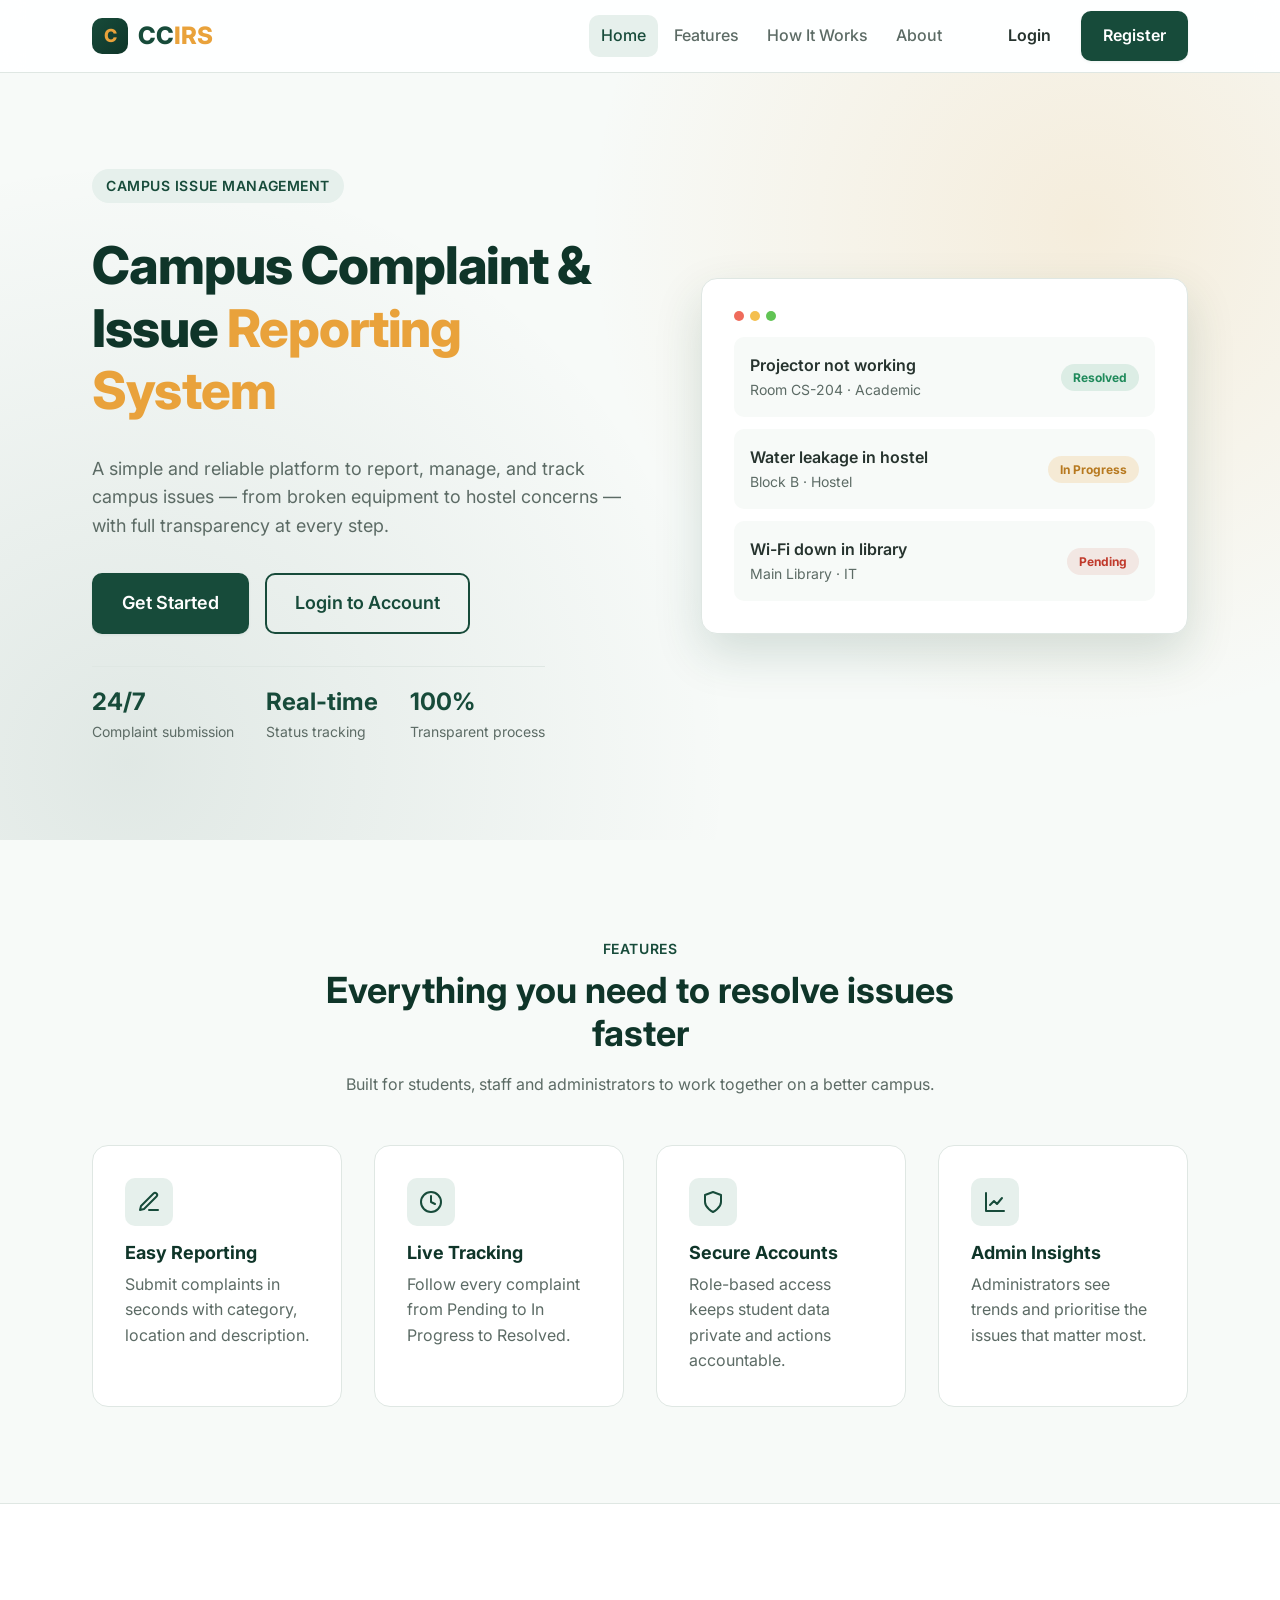
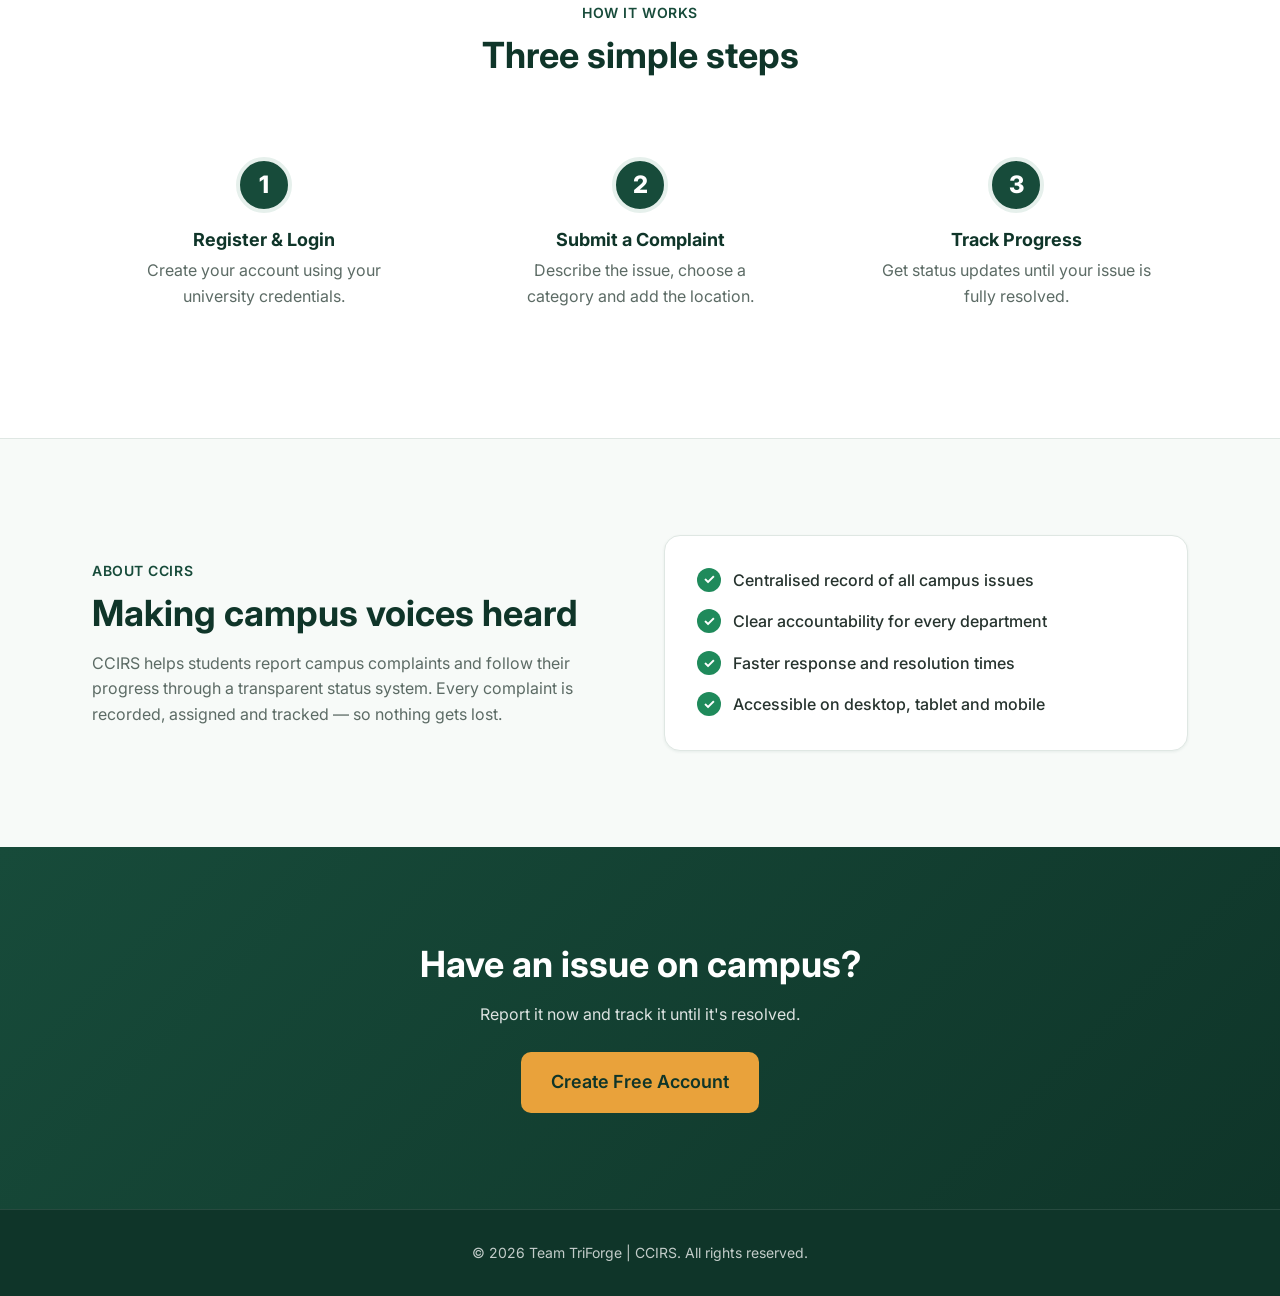
<file: Frontend/index.html>
<!DOCTYPE html>
<html lang="en">

<head>
    <meta charset="UTF-8">
    <meta name="viewport" content="width=device-width, initial-scale=1.0">

    <!-- Primary meta -->
    <title>CCIRS | Campus Complaint &amp; Issue Reporting System</title>
    <meta name="description"
        content="CCIRS by Team TriForge — report, manage and track campus complaints through a transparent, real-time status system.">
    <meta name="author" content="Team TriForge">
    <meta name="keywords"
        content="CCIRS, campus complaint system, issue reporting, TriForge, complaint tracking, university management">
    <meta name="robots" content="index, follow">
    <meta name="color-scheme" content="light dark">

    <!-- Theme color (light / dark) -->
    <meta name="theme-color" content="#174b3a" media="(prefers-color-scheme: light)">
    <meta name="theme-color" content="#0e1613" media="(prefers-color-scheme: dark)">

    <!-- Canonical (replace with your production domain) -->
    <link rel="canonical" href="https://ccirs.triforge.app/">

    <!-- Open Graph -->
    <meta property="og:type" content="website">
    <meta property="og:site_name" content="CCIRS">
    <meta property="og:title" content="CCIRS | Campus Complaint &amp; Issue Reporting System">
    <meta property="og:description"
        content="Report, manage and track campus complaints through a transparent, real-time status system.">
    <meta property="og:url" content="https://ccirs.triforge.app/">
    <meta property="og:locale" content="en_US">

    <!-- Twitter -->
    <meta name="twitter:card" content="summary_large_image">
    <meta name="twitter:title" content="CCIRS | Campus Complaint &amp; Issue Reporting System">
    <meta name="twitter:description"
        content="Report, manage and track campus complaints through a transparent, real-time status system.">

    <!-- Inline SVG favicon (no extra file, no 404) -->
    <link rel="icon" href="data:image/svg+xml,%3Csvg xmlns='http://www.w3.org/2000/svg' viewBox='0 0 32 32'%3E%3Crect width='32' height='32' rx='7' fill='%231f4d3a'/%3E%3Ctext x='16' y='22' font-family='Arial,sans-serif' font-size='17' font-weight='700' text-anchor='middle' fill='%23ffffff'%3EC%3C/text%3E%3C/svg%3E">
    <link rel="apple-touch-icon"
        href="data:image/svg+xml,%3Csvg xmlns='http://www.w3.org/2000/svg' viewBox='0 0 32 32'%3E%3Crect width='32' height='32' rx='7' fill='%23174b3a'/%3E%3Ctext x='16' y='22' font-family='Arial,sans-serif' font-size='18' font-weight='700' text-anchor='middle' fill='%23e9a23b'%3ET%3C/text%3E%3C/svg%3E">

    <!-- Fonts -->
    <link rel="preconnect" href="https://fonts.googleapis.com">
    <link rel="preconnect" href="https://fonts.gstatic.com" crossorigin>
    <link
        href="https://fonts.googleapis.com/css2?family=Inter:wght@400;500;600;700;800&display=swap"
        rel="stylesheet">

    <!-- Styles -->
    <link rel="stylesheet" href="style.css">

    <!-- Scripts -->
    <script src="script.js" defer></script>

    <!-- Structured data (replace domain/URLs with production values) -->
    <script type="application/ld+json">
    {
        "@context": "https://schema.org",
        "@graph": [
            {
                "@type": "Organization",
                "@id": "https://ccirs.triforge.app/#organization",
                "name": "Team TriForge",
                "url": "https://ccirs.triforge.app/"
            },
            {
                "@type": "WebSite",
                "@id": "https://ccirs.triforge.app/#website",
                "url": "https://ccirs.triforge.app/",
                "name": "CCIRS",
                "description": "Campus Complaint & Issue Reporting System",
                "publisher": { "@id": "https://ccirs.triforge.app/#organization" }
            }
        ]
    }
    </script>
</head>

<body>

    <a href="#main" class="skip-link">Skip to main content</a>

    <!-- ================= HEADER ================= -->
    <header class="site-header">
        <nav class="navbar container" aria-label="Main navigation">
            <a href="index.html" class="logo" aria-label="TriForge CCIRS home">
                <span class="logo-mark" aria-hidden="true">C</span>
                <span class="logo-text">CC<span>IRS</span></span>
            </a>

            <button class="nav-toggle" type="button" aria-expanded="false" aria-controls="nav-menu"
                aria-label="Toggle navigation menu">
                <span class="nav-toggle-bar"></span>
                <span class="nav-toggle-bar"></span>
                <span class="nav-toggle-bar"></span>
            </button>

            <div class="nav-menu" id="nav-menu">
                <ul class="nav-links">
                    <li><a href="#home" aria-current="page">Home</a></li>
                    <li><a href="#features">Features</a></li>
                    <li><a href="#how-it-works">How It Works</a></li>
                    <li><a href="#about">About</a></li>
                </ul>

                <div class="nav-actions">
                    <a href="login.html" class="btn btn-ghost">Login</a>
                    <a href="register.html" class="btn btn-primary">Register</a>
                </div>
            </div>
        </nav>
    </header>

    <main id="main">

        <!-- ================= HERO ================= -->
        <section class="hero" id="home" aria-labelledby="hero-title">
            <div class="container hero-inner">
                <div class="hero-content">
                    <span class="badge">Campus Issue Management</span>

                    <h1 id="hero-title">
                        Campus Complaint &amp; Issue
                        <span class="text-accent">Reporting System</span>
                    </h1>

                    <p class="hero-lead">
                        A simple and reliable platform to report, manage, and track
                        campus issues — from broken equipment to hostel concerns —
                        with full transparency at every step.
                    </p>

                    <div class="hero-actions">
                        <a href="register.html" class="btn btn-primary btn-lg">Get Started</a>
                        <a href="login.html" class="btn btn-secondary btn-lg">Login to Account</a>
                    </div>

                    <ul class="hero-stats" aria-label="Platform highlights">
                        <li><strong>24/7</strong><span>Complaint submission</span></li>
                        <li><strong>Real-time</strong><span>Status tracking</span></li>
                        <li><strong>100%</strong><span>Transparent process</span></li>
                    </ul>
                </div>

                <!-- Decorative status preview card -->
                <div class="hero-visual" aria-hidden="true">
                    <div class="preview-card">
                        <div class="preview-header">
                            <span class="dot dot-red"></span>
                            <span class="dot dot-yellow"></span>
                            <span class="dot dot-green"></span>
                        </div>

                        <div class="preview-item">
                            <div>
                                <p class="preview-title">Projector not working</p>
                                <p class="preview-meta">Room CS-204 · Academic</p>
                            </div>
                            <span class="status status-resolved">Resolved</span>
                        </div>

                        <div class="preview-item">
                            <div>
                                <p class="preview-title">Water leakage in hostel</p>
                                <p class="preview-meta">Block B · Hostel</p>
                            </div>
                            <span class="status status-progress">In Progress</span>
                        </div>

                        <div class="preview-item">
                            <div>
                                <p class="preview-title">Wi-Fi down in library</p>
                                <p class="preview-meta">Main Library · IT</p>
                            </div>
                            <span class="status status-pending">Pending</span>
                        </div>
                    </div>
                </div>
            </div>
        </section>

        <!-- ================= FEATURES ================= -->
        <section class="section" id="features" aria-labelledby="features-title">
            <div class="container">
                <header class="section-header">
                    <span class="eyebrow">Features</span>
                    <h2 id="features-title">Everything you need to resolve issues faster</h2>
                    <p>Built for students, staff and administrators to work together on a better campus.</p>
                </header>

                <div class="card-grid">
                    <article class="card">
                        <div class="card-icon" aria-hidden="true">
                            <svg viewBox="0 0 24 24" width="24" height="24" fill="none" stroke="currentColor"
                                stroke-width="2" stroke-linecap="round" stroke-linejoin="round">
                                <path d="M12 20h9" />
                                <path d="M16.5 3.5a2.1 2.1 0 0 1 3 3L7 19l-4 1 1-4Z" />
                            </svg>
                        </div>
                        <h3>Easy Reporting</h3>
                        <p>Submit complaints in seconds with category, location and description.</p>
                    </article>

                    <article class="card">
                        <div class="card-icon" aria-hidden="true">
                            <svg viewBox="0 0 24 24" width="24" height="24" fill="none" stroke="currentColor"
                                stroke-width="2" stroke-linecap="round" stroke-linejoin="round">
                                <circle cx="12" cy="12" r="10" />
                                <path d="M12 6v6l4 2" />
                            </svg>
                        </div>
                        <h3>Live Tracking</h3>
                        <p>Follow every complaint from Pending to In Progress to Resolved.</p>
                    </article>

                    <article class="card">
                        <div class="card-icon" aria-hidden="true">
                            <svg viewBox="0 0 24 24" width="24" height="24" fill="none" stroke="currentColor"
                                stroke-width="2" stroke-linecap="round" stroke-linejoin="round">
                                <path d="M12 22s8-4 8-10V5l-8-3-8 3v7c0 6 8 10 8 10Z" />
                            </svg>
                        </div>
                        <h3>Secure Accounts</h3>
                        <p>Role-based access keeps student data private and actions accountable.</p>
                    </article>

                    <article class="card">
                        <div class="card-icon" aria-hidden="true">
                            <svg viewBox="0 0 24 24" width="24" height="24" fill="none" stroke="currentColor"
                                stroke-width="2" stroke-linecap="round" stroke-linejoin="round">
                                <path d="M3 3v18h18" />
                                <path d="m7 15 4-4 3 3 5-6" />
                            </svg>
                        </div>
                        <h3>Admin Insights</h3>
                        <p>Administrators see trends and prioritise the issues that matter most.</p>
                    </article>
                </div>
            </div>
        </section>

        <!-- ================= HOW IT WORKS ================= -->
        <section class="section section-alt" id="how-it-works" aria-labelledby="steps-title">
            <div class="container">
                <header class="section-header">
                    <span class="eyebrow">How It Works</span>
                    <h2 id="steps-title">Three simple steps</h2>
                </header>

                <ol class="steps">
                    <li class="step">
                        <span class="step-number" aria-hidden="true">1</span>
                        <h3>Register &amp; Login</h3>
                        <p>Create your account using your university credentials.</p>
                    </li>
                    <li class="step">
                        <span class="step-number" aria-hidden="true">2</span>
                        <h3>Submit a Complaint</h3>
                        <p>Describe the issue, choose a category and add the location.</p>
                    </li>
                    <li class="step">
                        <span class="step-number" aria-hidden="true">3</span>
                        <h3>Track Progress</h3>
                        <p>Get status updates until your issue is fully resolved.</p>
                    </li>
                </ol>
            </div>
        </section>

        <!-- ================= ABOUT ================= -->
        <section class="section" id="about" aria-labelledby="about-title">
            <div class="container about-inner">
                <div>
                    <span class="eyebrow">About CCIRS</span>
                    <h2 id="about-title">Making campus voices heard</h2>
                    <p>
                        CCIRS helps students report campus complaints and follow their
                        progress through a transparent status system. Every complaint is
                        recorded, assigned and tracked — so nothing gets lost.
                    </p>
                </div>

                <ul class="check-list">
                    <li>Centralised record of all campus issues</li>
                    <li>Clear accountability for every department</li>
                    <li>Faster response and resolution times</li>
                    <li>Accessible on desktop, tablet and mobile</li>
                </ul>
            </div>
        </section>

        <!-- ================= CTA ================= -->
        <section class="cta" aria-labelledby="cta-title">
            <div class="container cta-inner">
                <h2 id="cta-title">Have an issue on campus?</h2>
                <p>Report it now and track it until it's resolved.</p>
                <a href="register.html" class="btn btn-accent btn-lg">Create Free Account</a>
            </div>
        </section>

    </main>

    <!-- ================= FOOTER ================= -->
    <footer class="site-footer">
        <div class="footer-bottom">
            <p>&copy; <span id="year">2026</span> Team TriForge | CCIRS. All rights reserved.</p>
        </div>
    </footer>

</body>

</html>
</file>
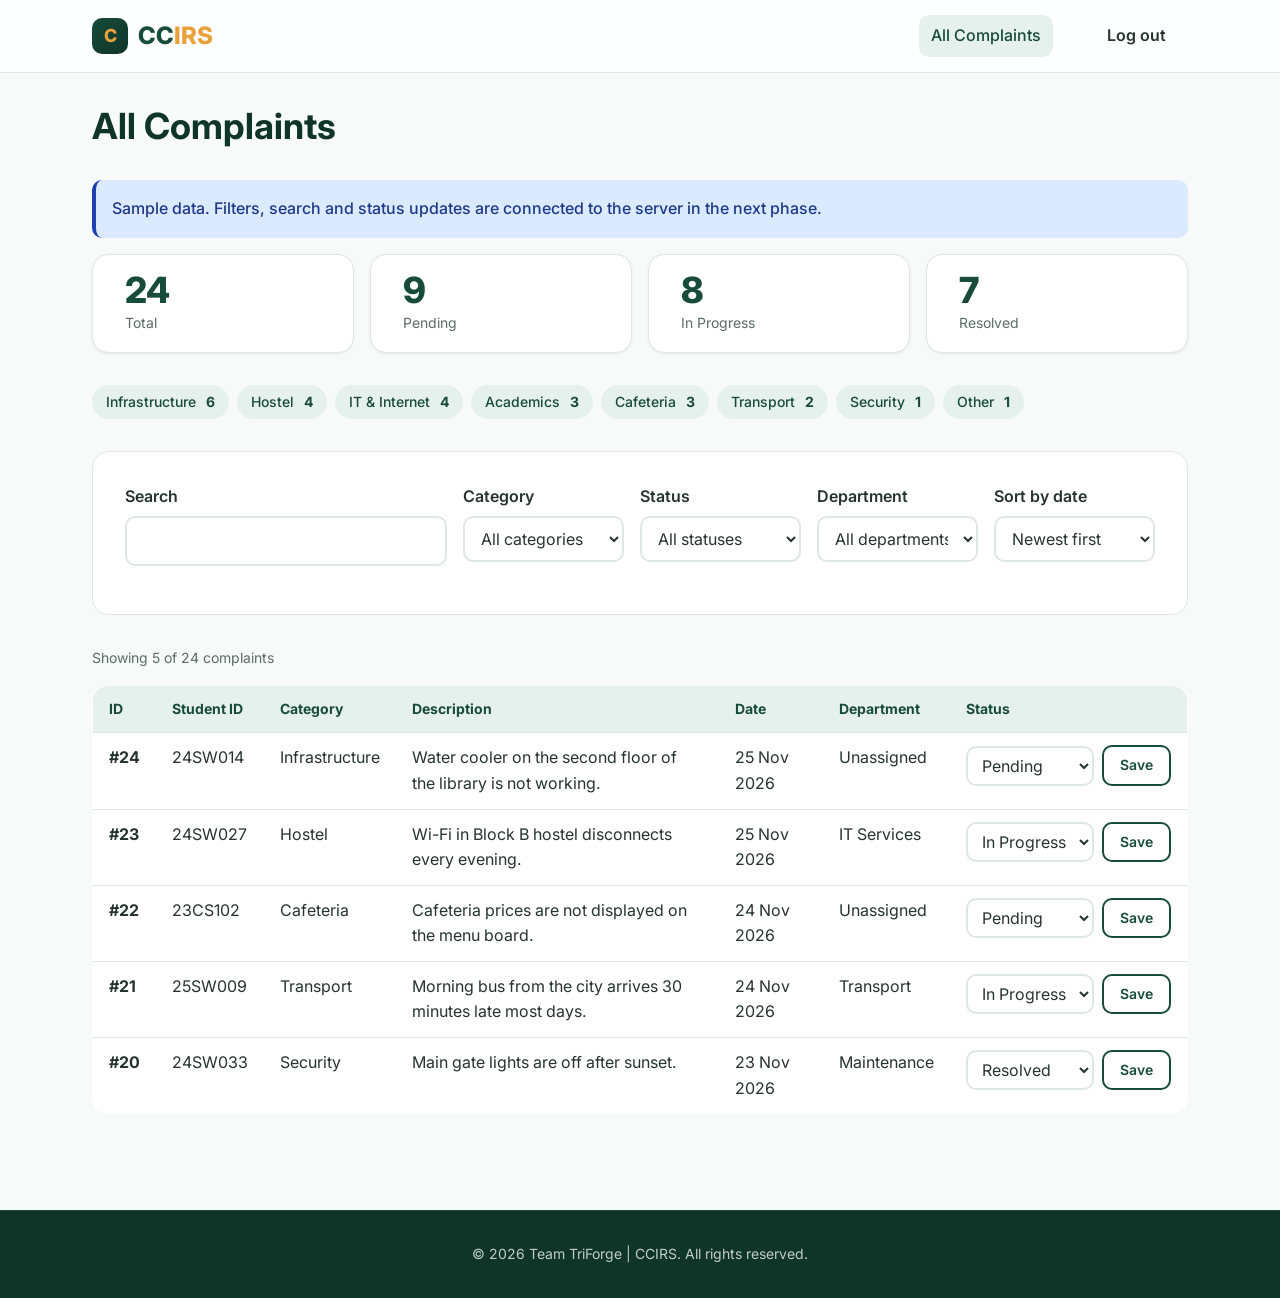
<file: Frontend/admin-dashboard.html>
<!DOCTYPE html>
<html lang="en">
<head>
    <meta charset="UTF-8">
    <meta name="viewport" content="width=device-width, initial-scale=1.0">

    <title>Admin Dashboard | CCIRS</title>
    <meta name="description" content="Manage, filter and update all campus complaints from the CCIRS admin dashboard.">
    <meta name="author" content="Team TriForge">
    <meta name="color-scheme" content="light dark">
    <meta name="theme-color" content="#174b3a" media="(prefers-color-scheme: light)">
    <meta name="theme-color" content="#0e1613" media="(prefers-color-scheme: dark)">

    <link rel="icon" href="data:image/svg+xml,%3Csvg xmlns='http://www.w3.org/2000/svg' viewBox='0 0 32 32'%3E%3Crect width='32' height='32' rx='7' fill='%231f4d3a'/%3E%3Ctext x='16' y='22' font-family='Arial,sans-serif' font-size='17' font-weight='700' text-anchor='middle' fill='%23ffffff'%3EC%3C/text%3E%3C/svg%3E">
    <link rel="apple-touch-icon" href="data:image/svg+xml,%3Csvg xmlns='http://www.w3.org/2000/svg' viewBox='0 0 32 32'%3E%3Crect width='32' height='32' rx='7' fill='%23174b3a'/%3E%3Ctext x='16' y='22' font-family='Arial,sans-serif' font-size='18' font-weight='700' text-anchor='middle' fill='%23e9a23b'%3ET%3C/text%3E%3C/svg%3E">

    <link rel="preconnect" href="https://fonts.googleapis.com">
    <link rel="preconnect" href="https://fonts.gstatic.com" crossorigin>
    <link href="https://fonts.googleapis.com/css2?family=Inter:wght@400;500;600;700;800&display=swap" rel="stylesheet">

    <link rel="stylesheet" href="style.css">

    <script src="script.js" defer></script>
    <script src="app.js" defer></script>
  </head>

<body>
  <a href="#main" class="skip-link">Skip to main content</a>

  <header class="site-header">
    <nav class="navbar container" aria-label="Main navigation">
      <a href="index.html" class="logo" aria-label="TriForge CCIRS home">
        <span class="logo-mark" aria-hidden="true">C</span>
        <span class="logo-text">CC<span>IRS</span></span>
      </a>

      <button class="nav-toggle" type="button" aria-expanded="false" aria-controls="nav-menu"
        aria-label="Toggle navigation menu">
        <span class="nav-toggle-bar"></span>
        <span class="nav-toggle-bar"></span>
        <span class="nav-toggle-bar"></span>
      </button>

      <div class="nav-menu" id="nav-menu">
        <ul class="nav-links">
          <li><a href="admin-dashboard.html" aria-current="page">All Complaints</a></li>
        </ul>
        <div class="nav-actions">
          <a href="index.html" class="btn btn-ghost">Log out</a>
        </div>
      </div>
    </nav>
  </header>

  <main id="main" class="dash-main">
    <div class="container">
      <div class="page-header">
        <h1>All Complaints</h1>
      </div>

      <p class="alert alert-info">Sample data. Filters, search and status updates are connected to the server in the next phase.</p>

      <h2 class="sr-only">Summary by status</h2>
      <ul class="stat-grid">
        <li class="stat"><span class="stat-value">24</span><span class="stat-label">Total</span></li>
        <li class="stat"><span class="stat-value">9</span><span class="stat-label">Pending</span></li>
        <li class="stat"><span class="stat-value">8</span><span class="stat-label">In Progress</span></li>
        <li class="stat"><span class="stat-value">7</span><span class="stat-label">Resolved</span></li>
      </ul>

      <h2 class="sr-only">Summary by category</h2>
      <ul class="chip-list">
        <li class="chip">Infrastructure <strong>6</strong></li>
        <li class="chip">Hostel <strong>4</strong></li>
        <li class="chip">IT &amp; Internet <strong>4</strong></li>
        <li class="chip">Academics <strong>3</strong></li>
        <li class="chip">Cafeteria <strong>3</strong></li>
        <li class="chip">Transport <strong>2</strong></li>
        <li class="chip">Security <strong>1</strong></li>
        <li class="chip">Other <strong>1</strong></li>
      </ul>

      <form class="filters" aria-label="Filter complaints" novalidate>
        <div class="field">
          <label for="f-search">Search</label>
          <input id="f-search" name="search" type="search" autocomplete="off" maxlength="100">
        </div>
        <div class="field">
          <label for="f-category">Category</label>
          <select id="f-category" name="category" data-options="categories" data-placeholder="All categories"></select>
        </div>
        <div class="field">
          <label for="f-status">Status</label>
          <select id="f-status" name="status" data-options="statuses" data-placeholder="All statuses"></select>
        </div>
        <div class="field">
          <label for="f-department">Department</label>
          <select id="f-department" name="department" data-options="departments" data-placeholder="All departments"></select>
        </div>
        <div class="field">
          <label for="f-sort">Sort by date</label>
          <select id="f-sort" name="sort">
            <option value="newest">Newest first</option>
            <option value="oldest">Oldest first</option>
          </select>
        </div>
      </form>

      <p class="result-count">Showing 5 of 24 complaints</p>

      <div class="table-wrap">
        <table class="data-table">
          <caption class="sr-only">All complaints, newest first</caption>
          <thead>
            <tr>
              <th scope="col">ID</th>
              <th scope="col">Student ID</th>
              <th scope="col">Category</th>
              <th scope="col">Description</th>
              <th scope="col">Date</th>
              <th scope="col">Department</th>
              <th scope="col">Status</th>
            </tr>
          </thead>
          <tbody>
          <tr>
            <th scope="row" data-label="ID">#24</th>
            <td data-label="Student ID">24SW014</td>
            <td data-label="Category">Infrastructure</td>
            <td data-label="Description">Water cooler on the second floor of the library is not working.</td>
            <td data-label="Date">25 Nov 2026</td>
            <td data-label="Department">Unassigned</td>
            <td data-label="Status">
              <div class="cell-actions">
                <select class="status-select" aria-label="Status for complaint 24"><option selected>Pending</option><option>In Progress</option><option>Resolved</option></select>
                <button class="btn btn-secondary btn-sm" type="button" aria-label="Save status for complaint 24">Save</button>
              </div>
            </td>
          </tr>
          <tr>
            <th scope="row" data-label="ID">#23</th>
            <td data-label="Student ID">24SW027</td>
            <td data-label="Category">Hostel</td>
            <td data-label="Description">Wi-Fi in Block B hostel disconnects every evening.</td>
            <td data-label="Date">25 Nov 2026</td>
            <td data-label="Department">IT Services</td>
            <td data-label="Status">
              <div class="cell-actions">
                <select class="status-select" aria-label="Status for complaint 23"><option>Pending</option><option selected>In Progress</option><option>Resolved</option></select>
                <button class="btn btn-secondary btn-sm" type="button" aria-label="Save status for complaint 23">Save</button>
              </div>
            </td>
          </tr>
          <tr>
            <th scope="row" data-label="ID">#22</th>
            <td data-label="Student ID">23CS102</td>
            <td data-label="Category">Cafeteria</td>
            <td data-label="Description">Cafeteria prices are not displayed on the menu board.</td>
            <td data-label="Date">24 Nov 2026</td>
            <td data-label="Department">Unassigned</td>
            <td data-label="Status">
              <div class="cell-actions">
                <select class="status-select" aria-label="Status for complaint 22"><option selected>Pending</option><option>In Progress</option><option>Resolved</option></select>
                <button class="btn btn-secondary btn-sm" type="button" aria-label="Save status for complaint 22">Save</button>
              </div>
            </td>
          </tr>
          <tr>
            <th scope="row" data-label="ID">#21</th>
            <td data-label="Student ID">25SW009</td>
            <td data-label="Category">Transport</td>
            <td data-label="Description">Morning bus from the city arrives 30 minutes late most days.</td>
            <td data-label="Date">24 Nov 2026</td>
            <td data-label="Department">Transport</td>
            <td data-label="Status">
              <div class="cell-actions">
                <select class="status-select" aria-label="Status for complaint 21"><option>Pending</option><option selected>In Progress</option><option>Resolved</option></select>
                <button class="btn btn-secondary btn-sm" type="button" aria-label="Save status for complaint 21">Save</button>
              </div>
            </td>
          </tr>
          <tr>
            <th scope="row" data-label="ID">#20</th>
            <td data-label="Student ID">24SW033</td>
            <td data-label="Category">Security</td>
            <td data-label="Description">Main gate lights are off after sunset.</td>
            <td data-label="Date">23 Nov 2026</td>
            <td data-label="Department">Maintenance</td>
            <td data-label="Status">
              <div class="cell-actions">
                <select class="status-select" aria-label="Status for complaint 20"><option>Pending</option><option>In Progress</option><option selected>Resolved</option></select>
                <button class="btn btn-secondary btn-sm" type="button" aria-label="Save status for complaint 20">Save</button>
              </div>
            </td>
          </tr>
          </tbody>
        </table>
      </div>
    </div>
  </main>

  <footer class="site-footer">
    <div class="footer-bottom">
      <p>&copy; <span id="year">2026</span> Team TriForge | CCIRS. All rights reserved.</p>
    </div>
  </footer>

</body>

</html>
</file>
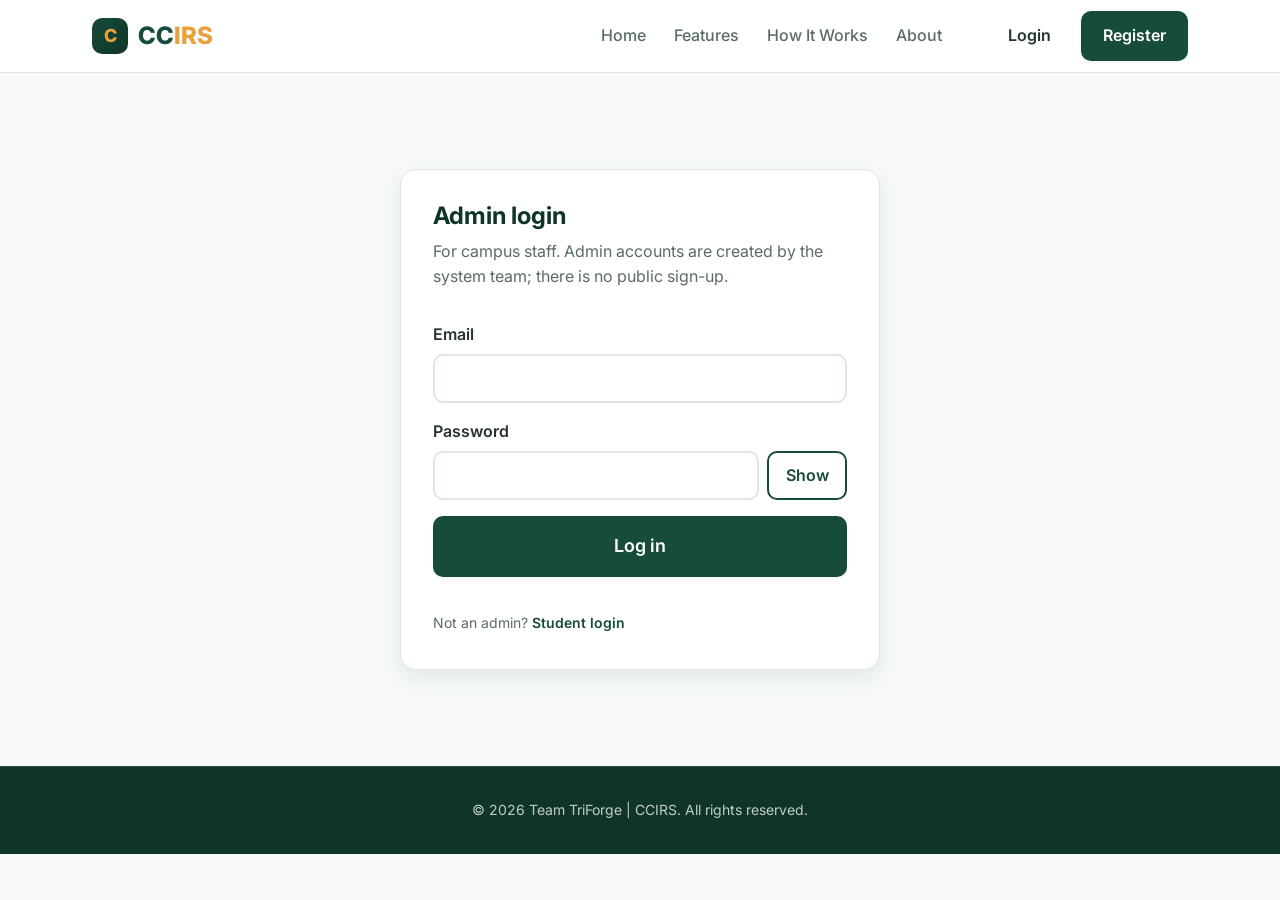
<file: Frontend/admin-login.html>
<!DOCTYPE html>
<html lang="en">
<head>
    <meta charset="UTF-8">
    <meta name="viewport" content="width=device-width, initial-scale=1.0">

    <title>Admin Login | CCIRS</title>
    <meta name="description" content="CCIRS staff login for managing and resolving campus complaints.">
    <meta name="author" content="Team TriForge">
    <meta name="color-scheme" content="light dark">
    <meta name="theme-color" content="#174b3a" media="(prefers-color-scheme: light)">
    <meta name="theme-color" content="#0e1613" media="(prefers-color-scheme: dark)">

    <link rel="icon" href="data:image/svg+xml,%3Csvg xmlns='http://www.w3.org/2000/svg' viewBox='0 0 32 32'%3E%3Crect width='32' height='32' rx='7' fill='%231f4d3a'/%3E%3Ctext x='16' y='22' font-family='Arial,sans-serif' font-size='17' font-weight='700' text-anchor='middle' fill='%23ffffff'%3EC%3C/text%3E%3C/svg%3E">
    <link rel="apple-touch-icon" href="data:image/svg+xml,%3Csvg xmlns='http://www.w3.org/2000/svg' viewBox='0 0 32 32'%3E%3Crect width='32' height='32' rx='7' fill='%23174b3a'/%3E%3Ctext x='16' y='22' font-family='Arial,sans-serif' font-size='18' font-weight='700' text-anchor='middle' fill='%23e9a23b'%3ET%3C/text%3E%3C/svg%3E">

    <link rel="preconnect" href="https://fonts.googleapis.com">
    <link rel="preconnect" href="https://fonts.gstatic.com" crossorigin>
    <link href="https://fonts.googleapis.com/css2?family=Inter:wght@400;500;600;700;800&display=swap" rel="stylesheet">

    <link rel="stylesheet" href="style.css">

    <script src="script.js" defer></script>
    <script src="app.js" defer></script>
  </head>

<body data-page="login">
  <a href="#main" class="skip-link">Skip to main content</a>

  <header class="site-header">
    <nav class="navbar container" aria-label="Main navigation">
      <a href="index.html" class="logo" aria-label="TriForge CCIRS home">
        <span class="logo-mark" aria-hidden="true">C</span>
        <span class="logo-text">CC<span>IRS</span></span>
      </a>

      <button class="nav-toggle" type="button" aria-expanded="false" aria-controls="nav-menu"
        aria-label="Toggle navigation menu">
        <span class="nav-toggle-bar"></span>
        <span class="nav-toggle-bar"></span>
        <span class="nav-toggle-bar"></span>
      </button>

      <div class="nav-menu" id="nav-menu">
        <ul class="nav-links">
          <li><a href="index.html">Home</a></li>
          <li><a href="index.html#features">Features</a></li>
          <li><a href="index.html#how-it-works">How It Works</a></li>
          <li><a href="index.html#about">About</a></li>
        </ul>
        <div class="nav-actions">
          <a href="login.html" class="btn btn-ghost">Login</a>
          <a href="register.html" class="btn btn-primary">Register</a>
        </div>
      </div>
    </nav>
  </header>

  <main id="main" class="auth-main">
    <div class="container">
      <div class="form-card">
        <h1>Admin login</h1>
        <p class="muted">For campus staff. Admin accounts are created by the system team; there is no public sign-up.</p>

        <div id="form-alert" class="alert" role="alert" hidden></div>

        <form id="login-form" data-role="admin" novalidate>
          <div class="field">
            <label for="email">Email</label>
            <input id="email" name="email" type="email" autocomplete="email" required
              maxlength="254" aria-describedby="email-error">
            <p class="field-error" id="email-error" hidden></p>
          </div>
          <div class="field">
            <label for="password">Password</label>
            <div class="input-row">
              <input id="password" name="password" type="password" autocomplete="current-password" required
                minlength="8" maxlength="15" aria-describedby="password-error">
              <button class="btn btn-secondary btn-toggle" type="button"
                data-toggle-password="password" aria-controls="password">Show</button>
            </div>
            <p class="field-error" id="password-error" hidden></p>
          </div>
          <button class="btn btn-primary btn-lg btn-block" id="submit-btn" type="submit">Log in</button>
        </form>

        <p class="form-links">Not an admin? <a href="login.html">Student login</a></p>
      </div>
    </div>
  </main>

  <footer class="site-footer">
    <div class="footer-bottom">
      <p>&copy; <span id="year">2026</span> Team TriForge | CCIRS. All rights reserved.</p>
    </div>
  </footer>

</body>

</html>
</file>
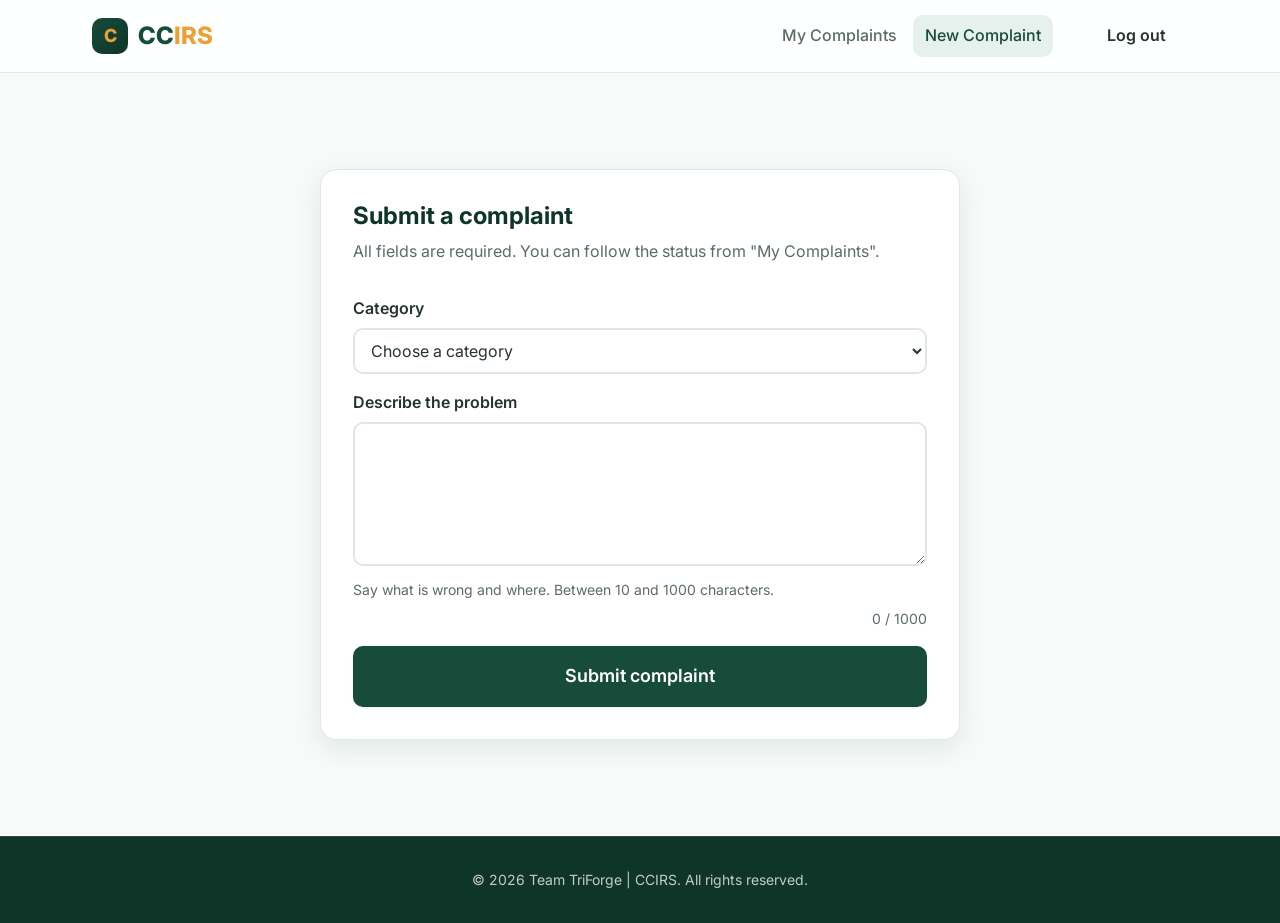
<file: Frontend/complaint.html>
<!DOCTYPE html>
<html lang="en">
<head>
    <meta charset="UTF-8">
    <meta name="viewport" content="width=device-width, initial-scale=1.0">

    <title>New Complaint | CCIRS</title>
    <meta name="description" content="Submit a new campus complaint through CCIRS and track it to resolution.">
    <meta name="author" content="Team TriForge">
    <meta name="color-scheme" content="light dark">
    <meta name="theme-color" content="#174b3a" media="(prefers-color-scheme: light)">
    <meta name="theme-color" content="#0e1613" media="(prefers-color-scheme: dark)">

    <link rel="icon" href="data:image/svg+xml,%3Csvg xmlns='http://www.w3.org/2000/svg' viewBox='0 0 32 32'%3E%3Crect width='32' height='32' rx='7' fill='%231f4d3a'/%3E%3Ctext x='16' y='22' font-family='Arial,sans-serif' font-size='17' font-weight='700' text-anchor='middle' fill='%23ffffff'%3EC%3C/text%3E%3C/svg%3E">
    <link rel="apple-touch-icon" href="data:image/svg+xml,%3Csvg xmlns='http://www.w3.org/2000/svg' viewBox='0 0 32 32'%3E%3Crect width='32' height='32' rx='7' fill='%23174b3a'/%3E%3Ctext x='16' y='22' font-family='Arial,sans-serif' font-size='18' font-weight='700' text-anchor='middle' fill='%23e9a23b'%3ET%3C/text%3E%3C/svg%3E">

    <link rel="preconnect" href="https://fonts.googleapis.com">
    <link rel="preconnect" href="https://fonts.gstatic.com" crossorigin>
    <link href="https://fonts.googleapis.com/css2?family=Inter:wght@400;500;600;700;800&display=swap" rel="stylesheet">

    <link rel="stylesheet" href="style.css">

    <script src="script.js" defer></script>
    <script src="app.js" defer></script>
  </head>

<body data-page="complaint">
  <a href="#main" class="skip-link">Skip to main content</a>

  <header class="site-header">
    <nav class="navbar container" aria-label="Main navigation">
      <a href="index.html" class="logo" aria-label="TriForge CCIRS home">
        <span class="logo-mark" aria-hidden="true">C</span>
        <span class="logo-text">CC<span>IRS</span></span>
      </a>

      <button class="nav-toggle" type="button" aria-expanded="false" aria-controls="nav-menu"
        aria-label="Toggle navigation menu">
        <span class="nav-toggle-bar"></span>
        <span class="nav-toggle-bar"></span>
        <span class="nav-toggle-bar"></span>
      </button>

      <div class="nav-menu" id="nav-menu">
        <ul class="nav-links">
          <li><a href="student-dashboard.html">My Complaints</a></li>
          <li><a href="complaint.html" aria-current="page">New Complaint</a></li>
        </ul>
        <div class="nav-actions">
          <a href="index.html" class="btn btn-ghost">Log out</a>
        </div>
      </div>
    </nav>
  </header>

  <main id="main" class="auth-main">
    <div class="container">
      <div class="form-card wide">
        <h1>Submit a complaint</h1>
        <p class="muted">All fields are required. You can follow the status from "My Complaints".</p>

        <div id="form-alert" class="alert" role="alert" hidden></div>

        <form id="complaint-form" novalidate>
          <div class="field">
            <label for="category">Category</label>
            <select id="category" name="category" required
              data-options="categories" data-placeholder="Choose a category"
              aria-describedby="category-error"></select>
            <p class="field-error" id="category-error" hidden></p>
          </div>

          <div class="field">
            <label for="description">Describe the problem</label>
            <textarea id="description" name="description" required minlength="10" maxlength="1000"
              data-counter="description-count"
              aria-describedby="description-hint description-count description-error"></textarea>
            <p class="field-hint" id="description-hint">Say what is wrong and where. Between 10 and 1000 characters.</p>
            <p class="counter" id="description-count"></p>
            <p class="field-error" id="description-error" hidden></p>
          </div>

          <button class="btn btn-primary btn-lg btn-block" id="submit-btn" type="submit">Submit complaint</button>
        </form>
      </div>
    </div>
  </main>

  <footer class="site-footer">
    <div class="footer-bottom">
      <p>&copy; <span id="year">2026</span> Team TriForge | CCIRS. All rights reserved.</p>
    </div>
  </footer>

</body>

</html>
</file>
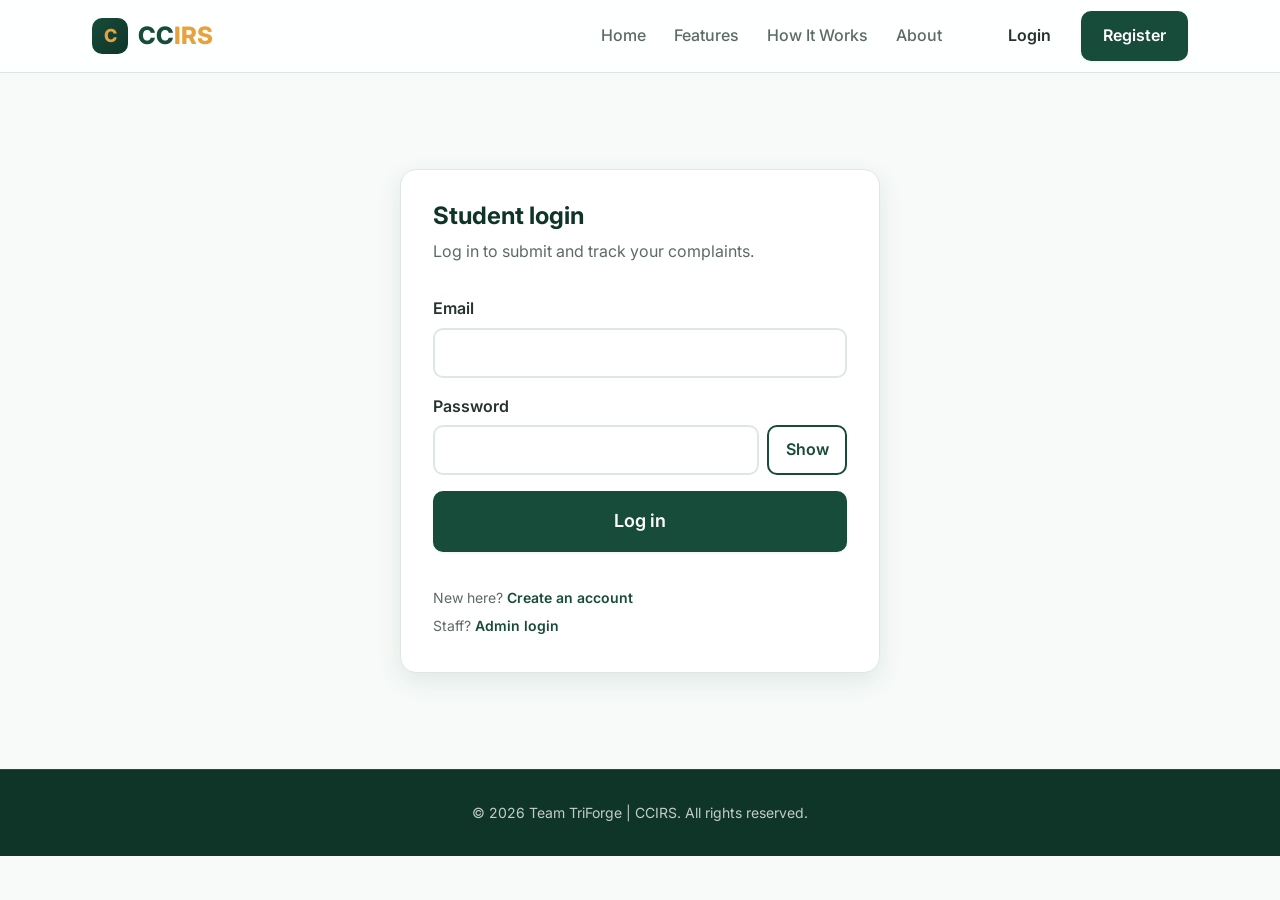
<file: Frontend/login.html>
<!DOCTYPE html>
<html lang="en">
<head>
    <meta charset="UTF-8">
    <meta name="viewport" content="width=device-width, initial-scale=1.0">

    <title>Student Login | CCIRS</title>
    <meta name="description" content="Log in to your CCIRS student account to submit and track campus complaints.">
    <meta name="author" content="Team TriForge">
    <meta name="color-scheme" content="light dark">
    <meta name="theme-color" content="#174b3a" media="(prefers-color-scheme: light)">
    <meta name="theme-color" content="#0e1613" media="(prefers-color-scheme: dark)">

    <link rel="icon" href="data:image/svg+xml,%3Csvg xmlns='http://www.w3.org/2000/svg' viewBox='0 0 32 32'%3E%3Crect width='32' height='32' rx='7' fill='%231f4d3a'/%3E%3Ctext x='16' y='22' font-family='Arial,sans-serif' font-size='17' font-weight='700' text-anchor='middle' fill='%23ffffff'%3EC%3C/text%3E%3C/svg%3E">
    <link rel="apple-touch-icon" href="data:image/svg+xml,%3Csvg xmlns='http://www.w3.org/2000/svg' viewBox='0 0 32 32'%3E%3Crect width='32' height='32' rx='7' fill='%23174b3a'/%3E%3Ctext x='16' y='22' font-family='Arial,sans-serif' font-size='18' font-weight='700' text-anchor='middle' fill='%23e9a23b'%3ET%3C/text%3E%3C/svg%3E">

    <link rel="preconnect" href="https://fonts.googleapis.com">
    <link rel="preconnect" href="https://fonts.gstatic.com" crossorigin>
    <link href="https://fonts.googleapis.com/css2?family=Inter:wght@400;500;600;700;800&display=swap" rel="stylesheet">

    <link rel="stylesheet" href="style.css">

    <script src="script.js" defer></script>
    <script src="app.js" defer></script>
  </head>

<body data-page="login">
  <a href="#main" class="skip-link">Skip to main content</a>

  <header class="site-header">
    <nav class="navbar container" aria-label="Main navigation">
      <a href="index.html" class="logo" aria-label="TriForge CCIRS home">
        <span class="logo-mark" aria-hidden="true">C</span>
        <span class="logo-text">CC<span>IRS</span></span>
      </a>

      <button class="nav-toggle" type="button" aria-expanded="false" aria-controls="nav-menu"
        aria-label="Toggle navigation menu">
        <span class="nav-toggle-bar"></span>
        <span class="nav-toggle-bar"></span>
        <span class="nav-toggle-bar"></span>
      </button>

      <div class="nav-menu" id="nav-menu">
        <ul class="nav-links">
          <li><a href="index.html">Home</a></li>
          <li><a href="index.html#features">Features</a></li>
          <li><a href="index.html#how-it-works">How It Works</a></li>
          <li><a href="index.html#about">About</a></li>
        </ul>
        <div class="nav-actions">
          <a href="login.html" class="btn btn-ghost">Login</a>
          <a href="register.html" class="btn btn-primary">Register</a>
        </div>
      </div>
    </nav>
  </header>

  <main id="main" class="auth-main">
    <div class="container">
      <div class="form-card">
        <h1>Student login</h1>
        <p class="muted">Log in to submit and track your complaints.</p>

        <div id="form-alert" class="alert" role="alert" hidden></div>

        <form id="login-form" data-role="student" novalidate>
          <div class="field">
            <label for="email">Email</label>
            <input id="email" name="email" type="email" autocomplete="email" required
              maxlength="254" aria-describedby="email-error">
            <p class="field-error" id="email-error" hidden></p>
          </div>
          <div class="field">
            <label for="password">Password</label>
            <div class="input-row">
              <input id="password" name="password" type="password" autocomplete="current-password" required
                minlength="8" maxlength="15" aria-describedby="password-error">
              <button class="btn btn-secondary btn-toggle" type="button"
                data-toggle-password="password" aria-controls="password">Show</button>
            </div>
            <p class="field-error" id="password-error" hidden></p>
          </div>
          <button class="btn btn-primary btn-lg btn-block" id="submit-btn" type="submit">Log in</button>
        </form>

        <p class="form-links">
          New here? <a href="register.html">Create an account</a><br>
          Staff? <a href="admin-login.html">Admin login</a>
        </p>
      </div>
    </div>
  </main>

  <footer class="site-footer">
    <div class="footer-bottom">
      <p>&copy; <span id="year">2026</span> Team TriForge | CCIRS. All rights reserved.</p>
    </div>
  </footer>

</body>

</html>
</file>
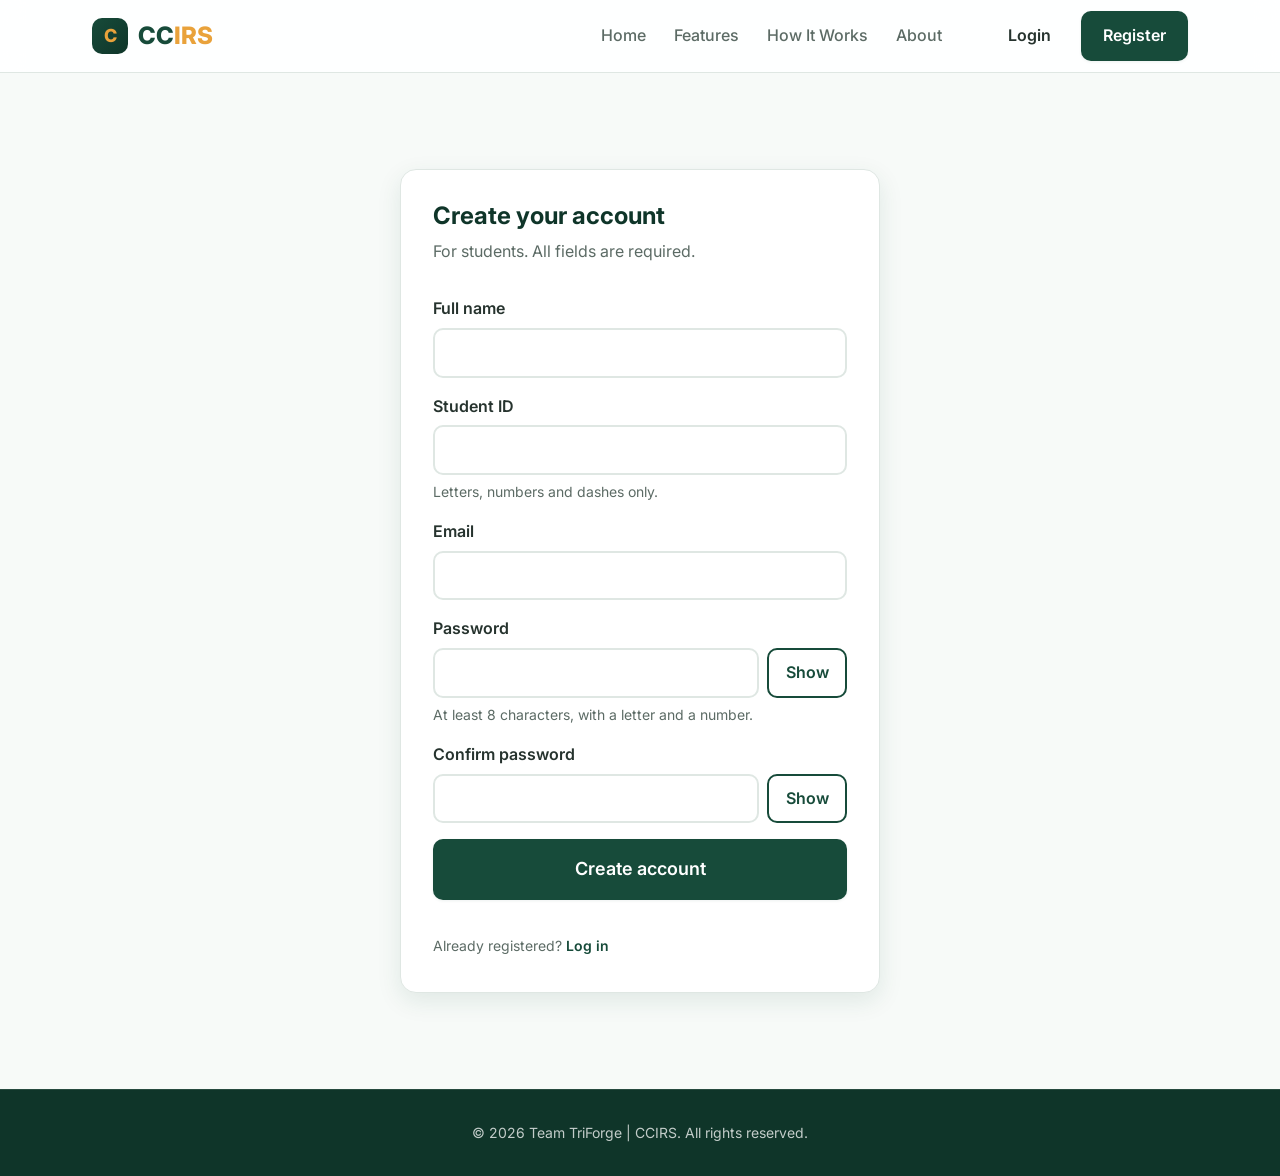
<file: Frontend/register.html>
<!DOCTYPE html>
<html lang="en">
<head>
    <meta charset="UTF-8">
    <meta name="viewport" content="width=device-width, initial-scale=1.0">

    <title>Create Account | CCIRS</title>
    <meta name="description" content="Create a CCIRS student account to report and track campus issues.">
    <meta name="author" content="Team TriForge">
    <meta name="color-scheme" content="light dark">
    <meta name="theme-color" content="#174b3a" media="(prefers-color-scheme: light)">
    <meta name="theme-color" content="#0e1613" media="(prefers-color-scheme: dark)">

    <link rel="icon" href="data:image/svg+xml,%3Csvg xmlns='http://www.w3.org/2000/svg' viewBox='0 0 32 32'%3E%3Crect width='32' height='32' rx='7' fill='%231f4d3a'/%3E%3Ctext x='16' y='22' font-family='Arial,sans-serif' font-size='17' font-weight='700' text-anchor='middle' fill='%23ffffff'%3EC%3C/text%3E%3C/svg%3E">
    <link rel="apple-touch-icon" href="data:image/svg+xml,%3Csvg xmlns='http://www.w3.org/2000/svg' viewBox='0 0 32 32'%3E%3Crect width='32' height='32' rx='7' fill='%23174b3a'/%3E%3Ctext x='16' y='22' font-family='Arial,sans-serif' font-size='18' font-weight='700' text-anchor='middle' fill='%23e9a23b'%3ET%3C/text%3E%3C/svg%3E">

    <link rel="preconnect" href="https://fonts.googleapis.com">
    <link rel="preconnect" href="https://fonts.gstatic.com" crossorigin>
    <link href="https://fonts.googleapis.com/css2?family=Inter:wght@400;500;600;700;800&display=swap" rel="stylesheet">

    <link rel="stylesheet" href="style.css">

    <script src="script.js" defer></script>
    <script src="app.js" defer></script>
  </head>

<body data-page="register">
  <a href="#main" class="skip-link">Skip to main content</a>

  <header class="site-header">
    <nav class="navbar container" aria-label="Main navigation">
      <a href="index.html" class="logo" aria-label="TriForge CCIRS home">
        <span class="logo-mark" aria-hidden="true">C</span>
        <span class="logo-text">CC<span>IRS</span></span>
      </a>

      <button class="nav-toggle" type="button" aria-expanded="false" aria-controls="nav-menu"
        aria-label="Toggle navigation menu">
        <span class="nav-toggle-bar"></span>
        <span class="nav-toggle-bar"></span>
        <span class="nav-toggle-bar"></span>
      </button>

      <div class="nav-menu" id="nav-menu">
        <ul class="nav-links">
          <li><a href="index.html">Home</a></li>
          <li><a href="index.html#features">Features</a></li>
          <li><a href="index.html#how-it-works">How It Works</a></li>
          <li><a href="index.html#about">About</a></li>
        </ul>
        <div class="nav-actions">
          <a href="login.html" class="btn btn-ghost">Login</a>
          <a href="register.html" class="btn btn-primary">Register</a>
        </div>
      </div>
    </nav>
  </header>

  <main id="main" class="auth-main">
    <div class="container">
      <div class="form-card">
        <h1>Create your account</h1>
        <p class="muted">For students. All fields are required.</p>

        <div id="form-alert" class="alert" role="alert" hidden></div>

        <form id="register-form" novalidate>
          <div class="field">
            <label for="name">Full name</label>
            <input id="name" name="name" type="text" autocomplete="name" required
              minlength="3" maxlength="60" aria-describedby="name-error">
            <p class="field-error" id="name-error" hidden></p>
          </div>
          <div class="field">
            <label for="student-id">Student ID</label>
            <input id="student-id" name="student-id" type="text" autocomplete="off" required
              minlength="3" maxlength="20" aria-describedby="student-id-hint student-id-error">
            <p class="field-hint" id="student-id-hint">Letters, numbers and dashes only.</p>
            <p class="field-error" id="student-id-error" hidden></p>
          </div>
          <div class="field">
            <label for="email">Email</label>
            <input id="email" name="email" type="email" autocomplete="email" required
              maxlength="254" aria-describedby="email-error">
            <p class="field-error" id="email-error" hidden></p>
          </div>
          <div class="field">
            <label for="password">Password</label>
            <div class="input-row">
              <input id="password" name="password" type="password" autocomplete="new-password" required
                minlength="8" maxlength="15" aria-describedby="password-hint password-error">
              <button class="btn btn-secondary btn-toggle" type="button"
                data-toggle-password="password" aria-controls="password">Show</button>
            </div>
            <p class="field-hint" id="password-hint">At least 8 characters, with a letter and a number.</p>
            <p class="field-error" id="password-error" hidden></p>
          </div>
          <div class="field">
            <label for="confirm-password">Confirm password</label>
            <div class="input-row">
              <input id="confirm-password" name="confirm-password" type="password" autocomplete="new-password" required
                minlength="8" maxlength="15" aria-describedby="confirm-password-error">
              <button class="btn btn-secondary btn-toggle" type="button"
                data-toggle-password="confirm-password" aria-controls="confirm-password">Show</button>
            </div>
            <p class="field-error" id="confirm-password-error" hidden></p>
          </div>
          <button class="btn btn-primary btn-lg btn-block" id="submit-btn" type="submit">Create account</button>
        </form>

        <p class="form-links">Already registered? <a href="login.html">Log in</a></p>
      </div>
    </div>
  </main>

  <footer class="site-footer">
    <div class="footer-bottom">
      <p>&copy; <span id="year">2026</span> Team TriForge | CCIRS. All rights reserved.</p>
    </div>
  </footer>

</body>

</html>
</file>
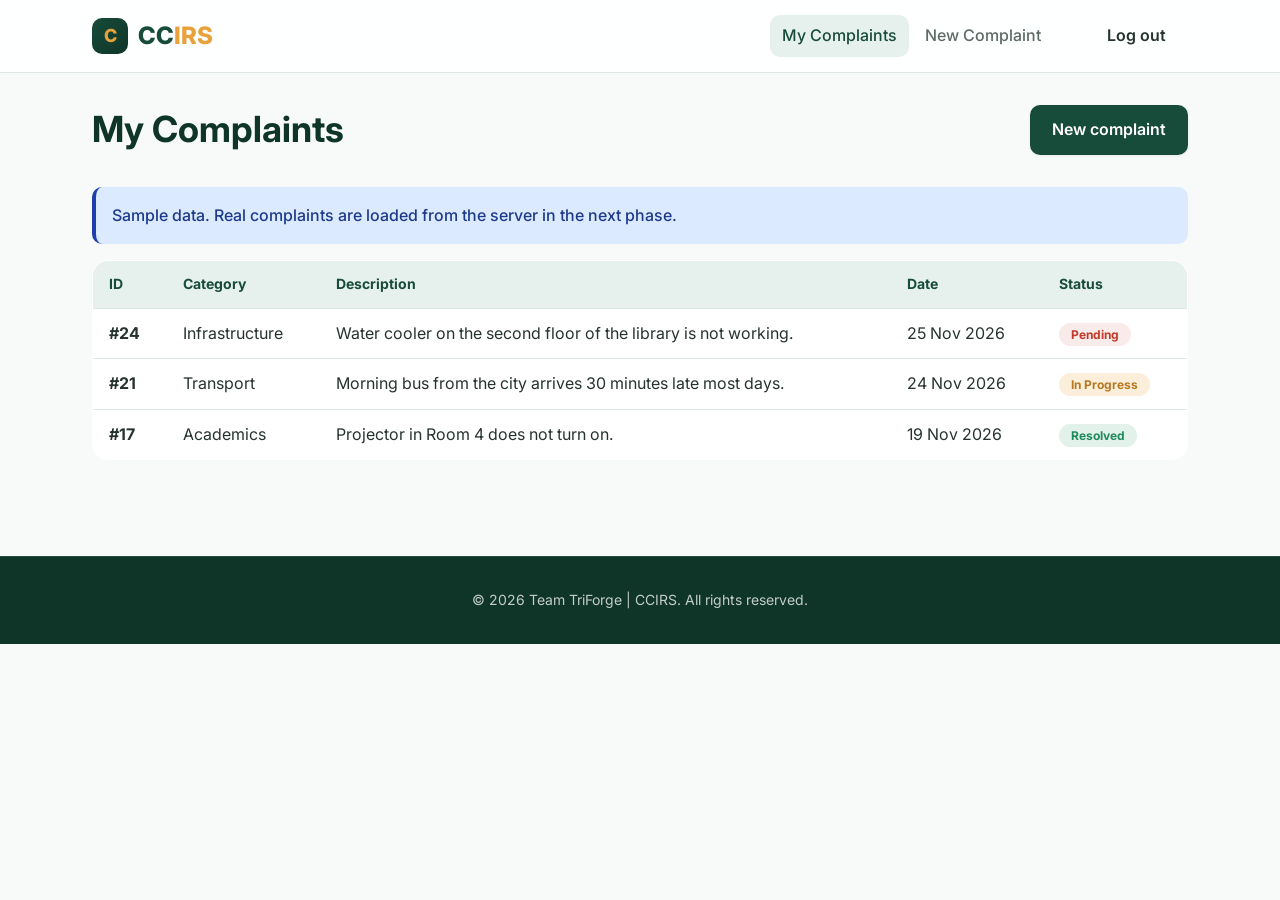
<file: Frontend/student-dashboard.html>
<!DOCTYPE html>
<html lang="en">
<head>
    <meta charset="UTF-8">
    <meta name="viewport" content="width=device-width, initial-scale=1.0">

    <title>My Complaints | CCIRS</title>
    <meta name="description" content="View and track the status of your submitted campus complaints in CCIRS.">
    <meta name="author" content="Team TriForge">
    <meta name="color-scheme" content="light dark">
    <meta name="theme-color" content="#174b3a" media="(prefers-color-scheme: light)">
    <meta name="theme-color" content="#0e1613" media="(prefers-color-scheme: dark)">

    <link rel="icon" href="data:image/svg+xml,%3Csvg xmlns='http://www.w3.org/2000/svg' viewBox='0 0 32 32'%3E%3Crect width='32' height='32' rx='7' fill='%231f4d3a'/%3E%3Ctext x='16' y='22' font-family='Arial,sans-serif' font-size='17' font-weight='700' text-anchor='middle' fill='%23ffffff'%3EC%3C/text%3E%3C/svg%3E">
    <link rel="apple-touch-icon" href="data:image/svg+xml,%3Csvg xmlns='http://www.w3.org/2000/svg' viewBox='0 0 32 32'%3E%3Crect width='32' height='32' rx='7' fill='%23174b3a'/%3E%3Ctext x='16' y='22' font-family='Arial,sans-serif' font-size='18' font-weight='700' text-anchor='middle' fill='%23e9a23b'%3ET%3C/text%3E%3C/svg%3E">

    <link rel="preconnect" href="https://fonts.googleapis.com">
    <link rel="preconnect" href="https://fonts.gstatic.com" crossorigin>
    <link href="https://fonts.googleapis.com/css2?family=Inter:wght@400;500;600;700;800&display=swap" rel="stylesheet">

    <link rel="stylesheet" href="style.css">

    <script src="script.js" defer></script>
    <script src="app.js" defer></script>
  </head>

<body>
  <a href="#main" class="skip-link">Skip to main content</a>

  <header class="site-header">
    <nav class="navbar container" aria-label="Main navigation">
      <a href="index.html" class="logo" aria-label="TriForge CCIRS home">
        <span class="logo-mark" aria-hidden="true">C</span>
        <span class="logo-text">CC<span>IRS</span></span>
      </a>

      <button class="nav-toggle" type="button" aria-expanded="false" aria-controls="nav-menu"
        aria-label="Toggle navigation menu">
        <span class="nav-toggle-bar"></span>
        <span class="nav-toggle-bar"></span>
        <span class="nav-toggle-bar"></span>
      </button>

      <div class="nav-menu" id="nav-menu">
        <ul class="nav-links">
          <li><a href="student-dashboard.html" aria-current="page">My Complaints</a></li>
          <li><a href="complaint.html">New Complaint</a></li>
        </ul>
        <div class="nav-actions">
          <a href="index.html" class="btn btn-ghost">Log out</a>
        </div>
      </div>
    </nav>
  </header>

  <main id="main" class="dash-main">
    <div class="container">
      <div class="page-header">
        <h1>My Complaints</h1>
        <a class="btn btn-primary" href="complaint.html">New complaint</a>
      </div>

      <p class="alert alert-info">Sample data. Real complaints are loaded from the server in the next phase.</p>

      <div class="table-wrap">
        <table class="data-table">
          <caption class="sr-only">Your submitted complaints, newest first</caption>
          <thead>
            <tr>
              <th scope="col">ID</th>
              <th scope="col">Category</th>
              <th scope="col">Description</th>
              <th scope="col">Date</th>
              <th scope="col">Status</th>
            </tr>
          </thead>
          <tbody>
          <tr>
            <th scope="row" data-label="ID">#24</th>
            <td data-label="Category">Infrastructure</td>
            <td data-label="Description">Water cooler on the second floor of the library is not working.</td>
            <td data-label="Date">25 Nov 2026</td>
            <td data-label="Status"><span class="status status-pending">Pending</span></td>
          </tr>
          <tr>
            <th scope="row" data-label="ID">#21</th>
            <td data-label="Category">Transport</td>
            <td data-label="Description">Morning bus from the city arrives 30 minutes late most days.</td>
            <td data-label="Date">24 Nov 2026</td>
            <td data-label="Status"><span class="status status-progress">In Progress</span></td>
          </tr>
          <tr>
            <th scope="row" data-label="ID">#17</th>
            <td data-label="Category">Academics</td>
            <td data-label="Description">Projector in Room 4 does not turn on.</td>
            <td data-label="Date">19 Nov 2026</td>
            <td data-label="Status"><span class="status status-resolved">Resolved</span></td>
          </tr>
          </tbody>
        </table>
      </div>
    </div>
  </main>

  <footer class="site-footer">
    <div class="footer-bottom">
      <p>&copy; <span id="year">2026</span> Team TriForge | CCIRS. All rights reserved.</p>
    </div>
  </footer>

</body>

</html>
</file>
<file: Frontend/style.css>
/* =========================================================
   CCIRS — Campus Complaint & Issue Reporting System
   Team TriForge | Main Stylesheet
   ---------------------------------------------------------
   1. Design Tokens (brand + semantic, theme-aware)
   2. Reset & Base
   3. Utilities & Layout
   4. Buttons
   5. Header & Navigation
   6. Hero
   7. Sections & Cards
   8. Steps
   9. About
   10. CTA
   11. Footer
   12. Responsive
   13. Accessibility, Motion & Print
   ========================================================= */

/* ================= 1. DESIGN TOKENS ================= */
:root {
    color-scheme: light dark;

    /* Brand constants (never change with theme) */
    --brand-primary: #174b3a;
    --brand-primary-dark: #0f3529;
    --brand-accent: #e9a23b;
    --brand-accent-dark: #c98522;

    /* Semantic colors — LIGHT theme */
    --color-primary: var(--brand-primary);
    --color-primary-dark: var(--brand-primary-dark);
    --color-primary-light: #e6f0ec;
    --color-accent: var(--brand-accent);
    --color-accent-dark: var(--brand-accent-dark);

    --color-background: #f7faf8;
    --color-surface: #ffffff;
    --color-text: #26332e;
    --color-text-muted: #5c6b65;
    --color-heading: var(--brand-primary-dark);
    --color-border: #dfe7e3;

    --color-success: #1f8a5b;
    --color-warning: #b7791f;
    --color-danger: #c0392b;
    --color-info: #1e40af;

    /* Soft feedback backgrounds + readable text (alerts) */
    --color-success-soft: #dcfce7;
    --color-success-text: #14532d;
    --color-danger-soft: #fdecea;
    --color-danger-text: #7f1d1d;
    --color-info-soft: #dbeafe;
    --color-info-text: #1e3a8a;

    --header-bg: rgba(255, 255, 255, 0.9);

    /* Typography */
    --font-family: "Inter", "Segoe UI", system-ui, -apple-system, Roboto, Arial, sans-serif;
    --font-size-sm: 0.875rem;
    --font-size-base: 1rem;
    --font-size-lg: 1.125rem;
    --font-size-xl: 1.5rem;
    --font-size-2xl: clamp(1.75rem, 3vw, 2.25rem);
    --font-size-hero: clamp(2rem, 5vw, 3.25rem);
    --line-height: 1.6;

    /* Spacing */
    --spacing-xs: 4px;
    --spacing-small: 8px;
    --spacing-medium: 16px;
    --spacing-large: 32px;
    --spacing-xl: 48px;
    --spacing-section: clamp(64px, 8vw, 96px);

    /* Shape & Depth */
    --border-radius: 10px;
    --border-radius-lg: 16px;
    --border-radius-pill: 999px;
    --shadow-sm: 0 1px 3px rgba(23, 75, 58, 0.08);
    --shadow-md: 0 8px 24px rgba(23, 75, 58, 0.10);
    --shadow-lg: 0 20px 48px rgba(23, 75, 58, 0.16);

    /* Layout */
    --container-width: 1160px;
    --header-height: 72px;

    /* Motion */
    --transition: 200ms ease;
}

/* Semantic colors — DARK theme */
@media (prefers-color-scheme: dark) {
    :root {
        --color-primary: #5fc39b;
        --color-primary-light: rgba(95, 195, 155, 0.14);

        --color-background: #0e1613;
        --color-surface: #16211c;
        --color-text: #dfe8e3;
        --color-text-muted: #9bada5;
        --color-heading: #f0f5f2;
        --color-border: #26332e;

        --color-success: #46c088;
        --color-warning: #e3a93f;
        --color-danger: #e5705f;
        --color-info: #60a5fa;

        --color-success-soft: rgba(74, 222, 128, 0.14);
        --color-success-text: #bbf7d0;
        --color-danger-soft: rgba(229, 112, 95, 0.16);
        --color-danger-text: #fecaca;
        --color-info-soft: rgba(96, 165, 250, 0.14);
        --color-info-text: #bfdbfe;

        --header-bg: rgba(14, 22, 19, 0.82);

        --shadow-sm: 0 1px 3px rgba(0, 0, 0, 0.35);
        --shadow-md: 0 8px 24px rgba(0, 0, 0, 0.40);
        --shadow-lg: 0 20px 48px rgba(0, 0, 0, 0.50);
    }
}

/* ================= 2. RESET & BASE ================= */
*,
*::before,
*::after {
    box-sizing: border-box;
}

html {
    scroll-behavior: smooth;
    scroll-padding-top: var(--header-height);
    -webkit-text-size-adjust: 100%;
    text-size-adjust: 100%;
}

body {
    margin: 0;
    font-family: var(--font-family);
    font-size: var(--font-size-base);
    line-height: var(--line-height);
    background-color: var(--color-background);
    color: var(--color-text);
    -webkit-font-smoothing: antialiased;
    -moz-osx-font-smoothing: grayscale;
}

h1,
h2,
h3,
p {
    margin: 0;
}

h1,
h2,
h3 {
    line-height: 1.2;
    color: var(--color-heading);
}

ul,
ol {
    margin: 0;
    padding: 0;
    list-style: none;
}

a {
    color: inherit;
}

img,
svg {
    display: block;
    max-width: 100%;
}

::selection {
    background: var(--color-accent);
    color: var(--brand-primary-dark);
}

/* ================= 3. UTILITIES & LAYOUT ================= */
.container {
    width: 100%;
    max-width: var(--container-width);
    margin-inline: auto;
    padding-inline: var(--spacing-large);
}

.text-accent {
    color: var(--color-accent);
}

.badge,
.eyebrow {
    display: inline-block;
    font-size: var(--font-size-sm);
    font-weight: 600;
    letter-spacing: 0.04em;
    text-transform: uppercase;
    color: var(--color-primary);
}

.badge {
    padding: 6px 14px;
    background-color: var(--color-primary-light);
    border-radius: var(--border-radius-pill);
}

.skip-link {
    position: absolute;
    top: -100px;
    left: var(--spacing-medium);
    z-index: 1000;
    padding: var(--spacing-small) var(--spacing-medium);
    background: var(--brand-primary);
    color: #fff;
    border-radius: var(--border-radius);
    text-decoration: none;
    transition: top var(--transition);
}

.skip-link:focus {
    top: var(--spacing-medium);
}

/* ================= 4. BUTTONS ================= */
.btn {
    display: inline-flex;
    align-items: center;
    justify-content: center;
    gap: var(--spacing-small);
    padding: 10px 20px;
    font: inherit;
    font-weight: 600;
    font-size: var(--font-size-base);
    border: 2px solid transparent;
    border-radius: var(--border-radius);
    text-decoration: none;
    cursor: pointer;
    white-space: nowrap;
    transition: background-color var(--transition), color var(--transition),
        border-color var(--transition), transform var(--transition), box-shadow var(--transition);
}

.btn:hover {
    transform: translateY(-1px);
}

.btn:active {
    transform: translateY(0);
}

.btn-lg {
    padding: 14px 28px;
    font-size: var(--font-size-lg);
}

.btn-primary {
    background-color: var(--brand-primary);
    color: #fff;
    box-shadow: var(--shadow-sm);
}

.btn-primary:hover {
    background-color: var(--brand-primary-dark);
    box-shadow: var(--shadow-md);
}

.btn-secondary {
    background-color: transparent;
    border-color: var(--color-primary);
    color: var(--color-primary);
}

.btn-secondary:hover {
    background-color: var(--color-primary-light);
}

.btn-ghost {
    background-color: transparent;
    color: var(--color-text);
}

.btn-ghost:hover {
    color: var(--color-primary);
    background-color: var(--color-primary-light);
}

.btn-accent {
    background-color: var(--color-accent);
    color: var(--brand-primary-dark);
}

.btn-accent:hover {
    background-color: var(--color-accent-dark);
    color: #fff;
}

/* ================= 5. HEADER & NAVIGATION ================= */
.site-header {
    position: sticky;
    top: 0;
    z-index: 100;
    background-color: var(--header-bg);
    backdrop-filter: saturate(180%) blur(12px);
    -webkit-backdrop-filter: saturate(180%) blur(12px);
    border-bottom: 1px solid var(--color-border);
    transition: box-shadow var(--transition);
}

.site-header.is-scrolled {
    box-shadow: var(--shadow-md);
}

.navbar {
    display: flex;
    justify-content: space-between;
    align-items: center;
    min-height: var(--header-height);
}

.logo {
    display: inline-flex;
    align-items: center;
    gap: 10px;
    text-decoration: none;
    font-size: var(--font-size-xl);
    font-weight: 800;
    color: var(--color-primary);
}

.logo-text span {
    color: var(--color-accent);
}

.logo-mark {
    display: grid;
    place-items: center;
    width: 36px;
    height: 36px;
    border-radius: var(--border-radius);
    background: linear-gradient(135deg, var(--brand-primary), var(--brand-primary-dark));
    color: var(--color-accent);
    font-size: var(--font-size-lg);
}

.nav-menu {
    display: flex;
    align-items: center;
    gap: var(--spacing-large);
}

.nav-links {
    display: flex;
    gap: var(--spacing-xs);
}

.nav-links a {
    display: block;
    padding: var(--spacing-small) 12px;
    font-weight: 500;
    text-decoration: none;
    color: var(--color-text-muted);
    border-radius: var(--border-radius);
    transition: color var(--transition), background-color var(--transition);
}

.nav-links a:hover,
.nav-links a.is-active,
.nav-links a[aria-current] {
    color: var(--color-primary);
    background-color: var(--color-primary-light);
}

.nav-actions {
    display: flex;
    gap: var(--spacing-small);
}

/* Hamburger (mobile only) */
.nav-toggle {
    display: none;
    flex-direction: column;
    justify-content: center;
    gap: 5px;
    width: 44px;
    height: 44px;
    padding: 10px;
    background: transparent;
    border: 1px solid var(--color-border);
    border-radius: var(--border-radius);
    cursor: pointer;
}

.nav-toggle-bar {
    display: block;
    height: 2px;
    width: 100%;
    background-color: var(--color-primary);
    border-radius: 2px;
    transition: transform var(--transition), opacity var(--transition);
}

.nav-toggle[aria-expanded="true"] .nav-toggle-bar:nth-child(1) {
    transform: translateY(7px) rotate(45deg);
}

.nav-toggle[aria-expanded="true"] .nav-toggle-bar:nth-child(2) {
    opacity: 0;
}

.nav-toggle[aria-expanded="true"] .nav-toggle-bar:nth-child(3) {
    transform: translateY(-7px) rotate(-45deg);
}

/* ================= 6. HERO ================= */
.hero {
    position: relative;
    overflow: hidden;
    padding-block: var(--spacing-section);
    background:
        radial-gradient(circle at 85% 20%, rgba(233, 162, 59, 0.15), transparent 40%),
        radial-gradient(circle at 10% 90%, rgba(23, 75, 58, 0.10), transparent 45%),
        var(--color-background);
}

.hero-inner {
    display: grid;
    grid-template-columns: 1.15fr 1fr;
    align-items: center;
    gap: var(--spacing-xl);
}

.hero-content {
    display: flex;
    flex-direction: column;
    align-items: flex-start;
    gap: var(--spacing-large);
}

.hero h1 {
    font-size: var(--font-size-hero);
    font-weight: 800;
    letter-spacing: -0.02em;
}

.hero-lead {
    max-width: 560px;
    font-size: var(--font-size-lg);
    color: var(--color-text-muted);
}

.hero-actions {
    display: flex;
    flex-wrap: wrap;
    gap: var(--spacing-medium);
}

.hero-stats {
    display: flex;
    flex-wrap: wrap;
    gap: var(--spacing-large);
    padding-top: var(--spacing-medium);
    border-top: 1px solid var(--color-border);
}

.hero-stats li {
    display: flex;
    flex-direction: column;
}

.hero-stats strong {
    font-size: var(--font-size-xl);
    color: var(--color-primary);
}

.hero-stats span {
    font-size: var(--font-size-sm);
    color: var(--color-text-muted);
}

/* Preview card */
.preview-card {
    padding: var(--spacing-large);
    background-color: var(--color-surface);
    border: 1px solid var(--color-border);
    border-radius: var(--border-radius-lg);
    box-shadow: var(--shadow-lg);
}

.preview-header {
    display: flex;
    gap: 6px;
    margin-bottom: var(--spacing-medium);
}

.dot {
    width: 10px;
    height: 10px;
    border-radius: 50%;
}

.dot-red { background: #ef6b5b; }
.dot-yellow { background: #f4bf4f; }
.dot-green { background: #61c454; }

.preview-item {
    display: flex;
    justify-content: space-between;
    align-items: center;
    gap: var(--spacing-medium);
    padding: var(--spacing-medium);
    border-radius: var(--border-radius);
    background-color: var(--color-background);
}

.preview-item + .preview-item {
    margin-top: 12px;
}

.preview-title {
    font-weight: 600;
}

.preview-meta {
    font-size: var(--font-size-sm);
    color: var(--color-text-muted);
}

.status {
    flex-shrink: 0;
    padding: 4px 12px;
    font-size: 0.75rem;
    font-weight: 700;
    border-radius: var(--border-radius-pill);
}

.status-resolved {
    color: var(--color-success);
    background: rgba(31, 138, 91, 0.12);
}

.status-progress {
    color: var(--color-warning);
    background: rgba(233, 162, 59, 0.18);
}

.status-pending {
    color: var(--color-danger);
    background: rgba(192, 57, 43, 0.10);
}

/* ================= 7. SECTIONS & CARDS ================= */
.section {
    padding-block: var(--spacing-section);
}

.section-alt {
    background-color: var(--color-surface);
    border-block: 1px solid var(--color-border);
}

.section-header {
    max-width: 640px;
    margin: 0 auto var(--spacing-xl);
    text-align: center;
}

.section-header h2 {
    margin-block: var(--spacing-small) var(--spacing-medium);
    font-size: var(--font-size-2xl);
}

.section-header p {
    color: var(--color-text-muted);
}

.card-grid {
    display: grid;
    grid-template-columns: repeat(auto-fit, minmax(240px, 1fr));
    gap: var(--spacing-large);
}

.card {
    padding: var(--spacing-large);
    background-color: var(--color-surface);
    border: 1px solid var(--color-border);
    border-radius: var(--border-radius-lg);
    transition: transform var(--transition), box-shadow var(--transition), border-color var(--transition);
}

.card:hover {
    transform: translateY(-4px);
    box-shadow: var(--shadow-md);
    border-color: transparent;
}

.card-icon {
    display: grid;
    place-items: center;
    width: 48px;
    height: 48px;
    margin-bottom: var(--spacing-medium);
    border-radius: var(--border-radius);
    background-color: var(--color-primary-light);
    color: var(--color-primary);
}

.card h3 {
    margin-bottom: var(--spacing-small);
    font-size: var(--font-size-lg);
}

.card p {
    color: var(--color-text-muted);
}

/* ================= 8. STEPS ================= */
.steps {
    display: grid;
    grid-template-columns: repeat(3, 1fr);
    gap: var(--spacing-large);
    counter-reset: step;
}

.step {
    position: relative;
    padding: var(--spacing-large);
    text-align: center;
}

.step-number {
    display: inline-grid;
    place-items: center;
    width: 56px;
    height: 56px;
    margin-bottom: var(--spacing-medium);
    font-size: var(--font-size-xl);
    font-weight: 800;
    color: #fff;
    background-color: var(--brand-primary);
    border: 4px solid var(--color-primary-light);
    border-radius: 50%;
}

.step h3 {
    margin-bottom: var(--spacing-small);
    font-size: var(--font-size-lg);
}

.step p {
    color: var(--color-text-muted);
}

/* ================= 9. ABOUT ================= */
.about-inner {
    display: grid;
    grid-template-columns: 1fr 1fr;
    align-items: center;
    gap: var(--spacing-xl);
}

.about-inner h2 {
    margin-block: var(--spacing-small) var(--spacing-medium);
    font-size: var(--font-size-2xl);
}

.about-inner p {
    color: var(--color-text-muted);
}

.check-list {
    display: grid;
    gap: var(--spacing-medium);
    padding: var(--spacing-large);
    background-color: var(--color-surface);
    border: 1px solid var(--color-border);
    border-radius: var(--border-radius-lg);
    box-shadow: var(--shadow-sm);
}

.check-list li {
    position: relative;
    padding-left: 36px;
    font-weight: 500;
}

.check-list li::before {
    content: "✓";
    position: absolute;
    left: 0;
    top: 0;
    display: grid;
    place-items: center;
    width: 24px;
    height: 24px;
    font-size: var(--font-size-sm);
    font-weight: 700;
    color: #fff;
    background-color: var(--color-success);
    border-radius: 50%;
}

/* ================= 10. CTA ================= */
.cta {
    padding-block: var(--spacing-section);
    background: linear-gradient(135deg, var(--brand-primary), var(--brand-primary-dark));
    color: #fff;
}

.cta-inner {
    display: flex;
    flex-direction: column;
    align-items: center;
    gap: var(--spacing-medium);
    text-align: center;
}

.cta h2 {
    font-size: var(--font-size-2xl);
    color: #fff;
}

.cta p {
    margin-bottom: var(--spacing-small);
    opacity: 0.85;
}

/* ================= 11. FOOTER ================= */
.site-footer {
    background-color: var(--brand-primary-dark);
    color: rgba(255, 255, 255, 0.75);
}

.footer-bottom {
    padding: var(--spacing-large) var(--spacing-large);
    text-align: center;
    font-size: var(--font-size-sm);
    border-top: 1px solid rgba(255, 255, 255, 0.1);
}

/* ================= 12. RESPONSIVE ================= */
@media (max-width: 960px) {
    .hero-inner,
    .about-inner {
        grid-template-columns: 1fr;
    }

    .hero-visual {
        max-width: 520px;
    }

    .steps {
        grid-template-columns: 1fr;
        max-width: 480px;
        margin-inline: auto;
    }
}

@media (max-width: 860px) {
    .nav-toggle {
        display: flex;
    }

    .nav-menu {
        position: absolute;
        top: var(--header-height);
        left: 0;
        right: 0;
        display: none;
        flex-direction: column;
        align-items: stretch;
        gap: var(--spacing-medium);
        padding: var(--spacing-medium) var(--spacing-large) var(--spacing-large);
        background-color: var(--color-surface);
        border-bottom: 1px solid var(--color-border);
        box-shadow: var(--shadow-md);
    }

    .nav-menu.is-open {
        display: flex;
    }

    .nav-links {
        flex-direction: column;
    }

    .nav-links a {
        padding: 12px;
    }

    .nav-actions {
        flex-direction: column;
    }

    .nav-actions .btn {
        width: 100%;
    }
}

@media (max-width: 540px) {
    .container {
        padding-inline: var(--spacing-medium);
    }

    .hero-actions,
    .hero-actions .btn {
        width: 100%;
    }

    .hero-stats {
        gap: var(--spacing-medium);
    }

}

/* ================= 13. ACCESSIBILITY, MOTION & PRINT ================= */
:focus-visible {
    outline: 3px solid var(--color-accent);
    outline-offset: 3px;
    border-radius: 4px;
}

@media (prefers-reduced-motion: reduce) {
    html {
        scroll-behavior: auto;
    }

    *,
    *::before,
    *::after {
        animation-duration: 0.01ms !important;
        transition-duration: 0.01ms !important;
    }
}

@media print {
    .skip-link,
    .nav-toggle,
    .hero-visual {
        display: none !important;
    }

    .site-header {
        position: static;
        box-shadow: none;
        backdrop-filter: none;
        -webkit-backdrop-filter: none;
    }

    html {
        scroll-behavior: auto;
    }

    body {
        background: #fff;
        color: #000;
    }

    .hero,
    .section,
    .cta {
        padding-block: 24px;
    }
}

/* =========================================================
   14. SHARED HELPERS (multi-page site)
   ========================================================= */
.sr-only {
    position: absolute;
    width: 1px;
    height: 1px;
    margin: -1px;
    padding: 0;
    overflow: hidden;
    clip: rect(0 0 0 0);
    white-space: nowrap;
    border: 0;
}

.muted {
    color: var(--color-text-muted);
}

.btn-block {
    width: 100%;
}

.btn-sm {
    padding: 7px 16px;
    font-size: var(--font-size-sm);
}

.btn:disabled {
    cursor: not-allowed;
    opacity: 0.75;
}

[hidden] {
    display: none !important;
}

/* =========================================================
   15. FORMS & AUTH CARDS
   ========================================================= */
.auth-main {
    padding-block: var(--spacing-section);
}

.form-card {
    max-width: 30rem;
    margin-inline: auto;
    padding: var(--spacing-large);
    background-color: var(--color-surface);
    border: 1px solid var(--color-border);
    border-radius: var(--border-radius-lg);
    box-shadow: var(--shadow-md);
}

.form-card.wide {
    max-width: 40rem;
}

.form-card h1 {
    font-size: var(--font-size-xl);
    margin-bottom: var(--spacing-small);
}

.form-card > .muted {
    margin-bottom: var(--spacing-large);
}

.field {
    margin-bottom: var(--spacing-medium);
}

.field label {
    display: block;
    margin-bottom: 6px;
    font-weight: 600;
    color: var(--color-text);
}

.field input,
.field select,
.field textarea {
    width: 100%;
    min-height: 44px;
    padding: 10px 12px;
    font: inherit;
    color: var(--color-text);
    background-color: var(--color-surface);
    border: 2px solid var(--color-border);
    border-radius: var(--border-radius);
    transition: border-color var(--transition), box-shadow var(--transition);
}

.field textarea {
    min-height: 9rem;
    resize: vertical;
}

.field input:hover,
.field select:hover,
.field textarea:hover {
    border-color: var(--color-text-muted);
}

.field input:focus,
.field select:focus,
.field textarea:focus {
    border-color: var(--color-primary);
    outline: none;
    box-shadow: 0 0 0 3px var(--color-primary-light);
}

/* Error state: red border AND a text message (never colour alone) */
.field [aria-invalid="true"] {
    border-color: var(--color-danger);
}
.field [aria-invalid="true"]:focus {
    box-shadow: 0 0 0 3px rgba(192, 57, 43, 0.18);
}

.field-hint {
    margin-top: 6px;
    font-size: var(--font-size-sm);
    color: var(--color-text-muted);
}

.field-error {
    margin-top: 6px;
    font-size: var(--font-size-sm);
    font-weight: 600;
    color: var(--color-danger);
}

.counter {
    margin-top: 6px;
    font-size: var(--font-size-sm);
    color: var(--color-text-muted);
    text-align: right;
}

/* Password field with a Show/Hide button beside it */
.input-row {
    display: flex;
    gap: var(--spacing-small);
}
.input-row input {
    flex: 1;
    min-width: 0;
}
.btn-toggle {
    min-width: 5rem;
    padding-inline: var(--spacing-medium);
}

.form-links {
    margin-top: var(--spacing-large);
    font-size: var(--font-size-sm);
    color: var(--color-text-muted);
    line-height: 2;
}
.form-links a {
    color: var(--color-primary);
    font-weight: 600;
    text-decoration: none;
}
.form-links a:hover {
    text-decoration: underline;
}

/* Submit button loading spinner */
.btn.is-loading {
    cursor: progress;
}
.btn.is-loading::after {
    content: "";
    width: 1em;
    height: 1em;
    margin-left: 0.6em;
    border: 2px solid currentColor;
    border-right-color: transparent;
    border-radius: 50%;
    animation: btn-spin 0.7s linear infinite;
}
@keyframes btn-spin {
    to { transform: rotate(360deg); }
}
@media (prefers-reduced-motion: reduce) {
    .btn.is-loading::after { animation: none; }
}

/* =========================================================
   16. ALERTS
   ========================================================= */
.alert {
    margin-bottom: var(--spacing-medium);
    padding: var(--spacing-medium);
    border-left: 4px solid;
    border-radius: var(--border-radius);
    font-weight: 500;
}
.alert-error {
    background-color: var(--color-danger-soft);
    border-color: var(--color-danger);
    color: var(--color-danger-text);
}
.alert-success {
    background-color: var(--color-success-soft);
    border-color: var(--color-success);
    color: var(--color-success-text);
}
.alert-info {
    background-color: var(--color-info-soft);
    border-color: var(--color-info);
    color: var(--color-info-text);
}

/* =========================================================
   17. DASHBOARDS
   ========================================================= */
.dash-main {
    padding-block: var(--spacing-large) var(--spacing-section);
}

.page-header {
    display: flex;
    flex-wrap: wrap;
    align-items: center;
    justify-content: space-between;
    gap: var(--spacing-medium);
    margin-bottom: var(--spacing-large);
}
.page-header h1 {
    margin: 0;
    font-size: var(--font-size-2xl);
}

/* Summary stat cards */
.stat-grid {
    display: grid;
    grid-template-columns: repeat(2, 1fr);
    gap: var(--spacing-medium);
    margin-bottom: var(--spacing-large);
}
.stat {
    padding: var(--spacing-medium) var(--spacing-large);
    background-color: var(--color-surface);
    border: 1px solid var(--color-border);
    border-radius: var(--border-radius-lg);
    box-shadow: var(--shadow-sm);
}
.stat-value {
    display: block;
    font-size: var(--font-size-2xl);
    font-weight: 800;
    line-height: 1.1;
    color: var(--color-primary);
}
.stat-label {
    font-size: var(--font-size-sm);
    color: var(--color-text-muted);
}

/* Category chips */
.chip-list {
    display: flex;
    flex-wrap: wrap;
    gap: var(--spacing-small);
    margin-bottom: var(--spacing-large);
}
.chip {
    padding: 6px 14px;
    background-color: var(--color-primary-light);
    color: var(--color-primary);
    border-radius: var(--border-radius-pill);
    font-size: var(--font-size-sm);
    font-weight: 500;
}
.chip strong {
    margin-left: 6px;
}

/* Filter bar */
.filters {
    display: grid;
    grid-template-columns: 1fr;
    gap: 0 var(--spacing-medium);
    margin-bottom: var(--spacing-large);
    padding: var(--spacing-large);
    background-color: var(--color-surface);
    border: 1px solid var(--color-border);
    border-radius: var(--border-radius-lg);
}
.filters .field {
    margin-bottom: var(--spacing-medium);
}
.filters .field:last-child {
    margin-bottom: 0;
}

.result-count {
    margin-bottom: var(--spacing-medium);
    font-size: var(--font-size-sm);
    color: var(--color-text-muted);
}

/* =========================================================
   18. DATA TABLE (desktop table -> stacked cards on phones)
   ========================================================= */
.table-wrap {
    overflow-x: auto;
}
.data-table {
    width: 100%;
    border-collapse: collapse;
    background-color: var(--color-surface);
    border: 1px solid var(--color-border);
    border-radius: var(--border-radius-lg);
    overflow: hidden;
}
.data-table th,
.data-table td {
    padding: 12px 16px;
    text-align: left;
    vertical-align: top;
    border-bottom: 1px solid var(--color-border);
}
.data-table thead th {
    background-color: var(--color-primary-light);
    color: var(--color-primary);
    font-size: var(--font-size-sm);
    font-weight: 700;
}
.data-table tbody tr:last-child th,
.data-table tbody tr:last-child td {
    border-bottom: 0;
}
.data-table .status-select {
    min-height: 40px;
    padding: 6px 10px;
    font: inherit;
    color: var(--color-text);
    background-color: var(--color-surface);
    border: 2px solid var(--color-border);
    border-radius: var(--border-radius);
}
.cell-actions {
    display: flex;
    flex-wrap: wrap;
    align-items: center;
    gap: var(--spacing-small);
}

/* Phones: hide header row, render each row as a card */
@media (max-width: 760px) {
    .data-table {
        border: 0;
    }
    .data-table thead {
        position: absolute;
        width: 1px;
        height: 1px;
        overflow: hidden;
        clip: rect(0 0 0 0);
        white-space: nowrap;
    }
    .data-table,
    .data-table tbody,
    .data-table tr {
        display: block;
    }
    .data-table tr {
        margin-bottom: var(--spacing-medium);
        background-color: var(--color-surface);
        border: 1px solid var(--color-border);
        border-radius: var(--border-radius-lg);
        box-shadow: var(--shadow-sm);
        overflow: hidden;
    }
    .data-table th,
    .data-table td {
        display: flex;
        justify-content: space-between;
        gap: var(--spacing-large);
        text-align: right;
    }
    .data-table [data-label]::before {
        content: attr(data-label);
        flex: 0 0 38%;
        font-weight: 600;
        color: var(--color-text-muted);
        text-align: left;
    }
}

/* Tablet and up */
@media (min-width: 720px) {
    .stat-grid {
        grid-template-columns: repeat(4, 1fr);
    }
    .filters {
        grid-template-columns: repeat(2, 1fr);
    }
}
@media (min-width: 1000px) {
    .filters {
        grid-template-columns: 2fr repeat(4, 1fr);
    }
    .cell-actions {
        flex-wrap: nowrap;
    }
}
</file>
